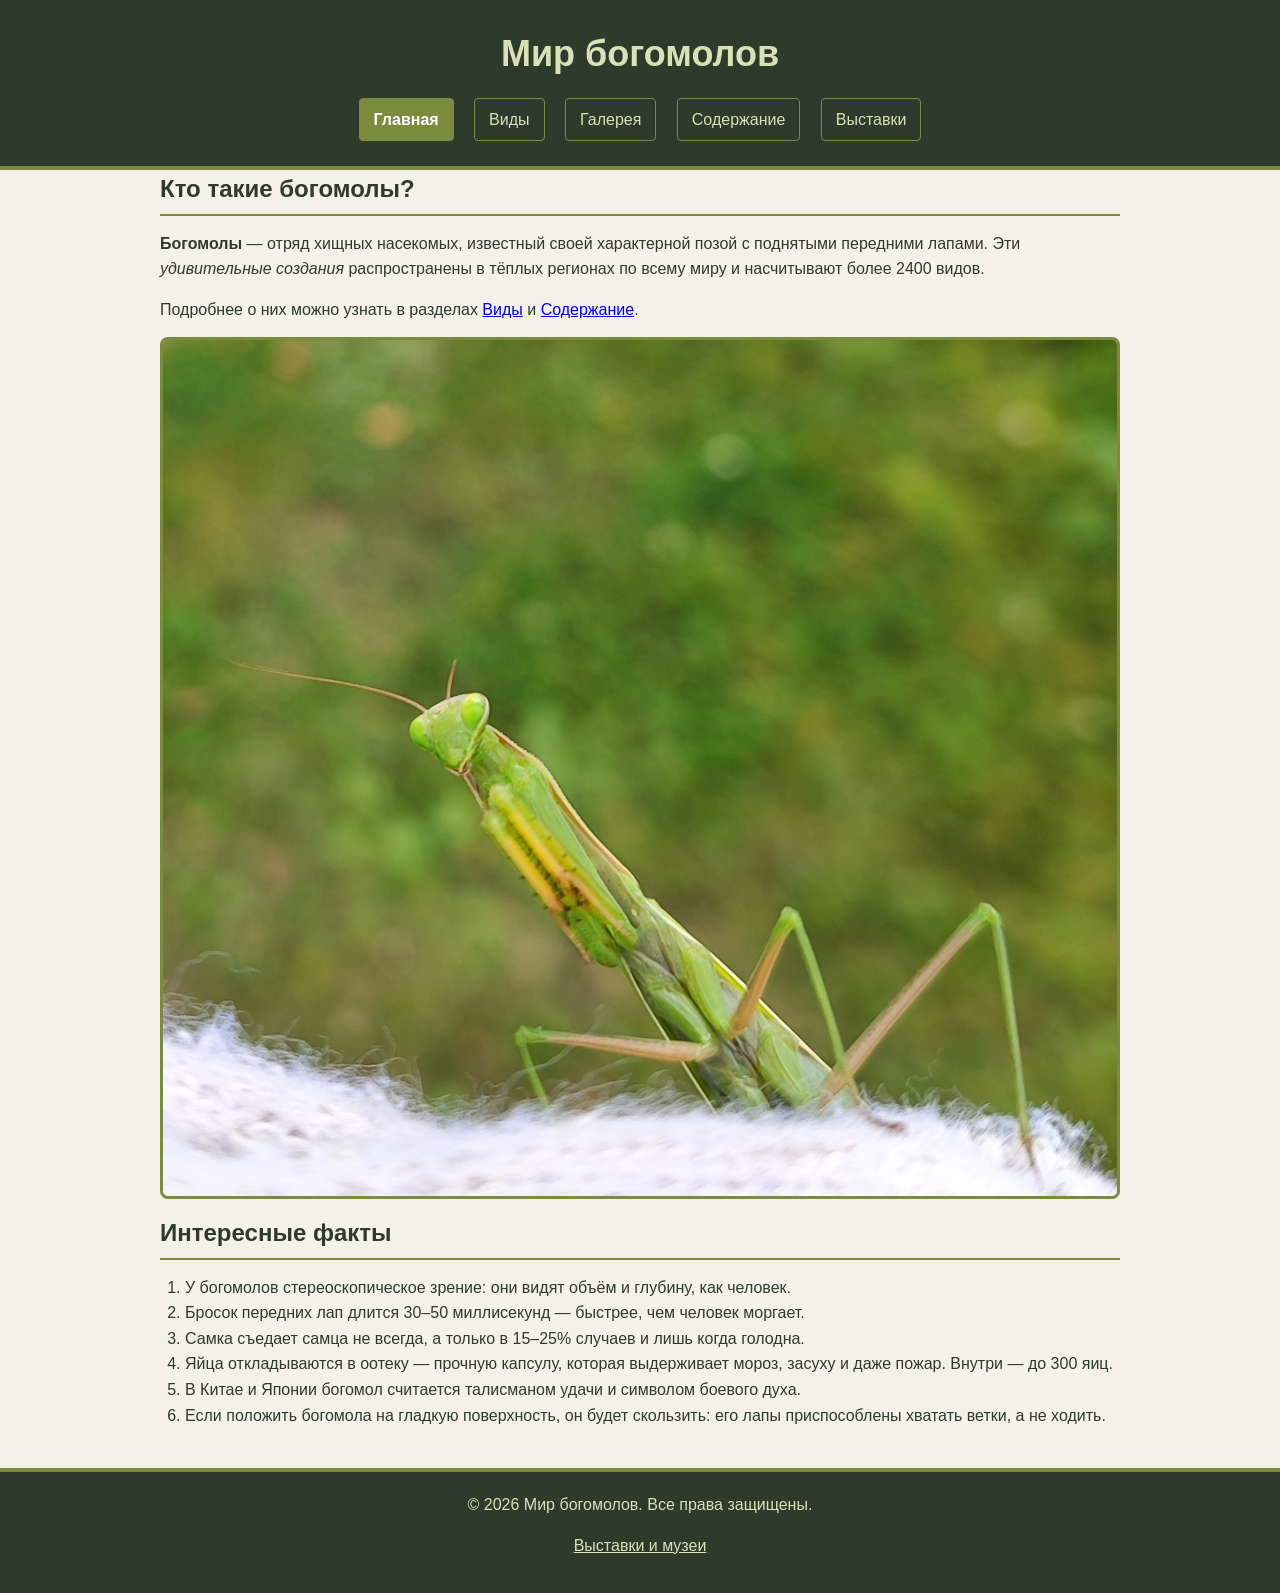
<file: lab2/index.html>
<!DOCTYPE html>
<html lang="ru">
<head>
    <meta charset="UTF-8">
    <meta name="viewport" content="width=device-width, initial-scale=1.0">
    <title>Мир богомолов — Главная</title>
    <link rel="stylesheet" href="css/style.css">
</head>
<body>
    <header class="site-header">
        <div class="container">
            <h1 id="main-title">Мир богомолов</h1>
            <nav class="main-nav">
                <a href="index.html" class="active">Главная</a>
                <a href="types.html">Виды</a>
                <a href="gallery.html">Галерея</a>
                <a href="care.html">Содержание</a>
                <a href="exhibitions.html">Выставки</a>
            </nav>
        </div>
    </header>

    <main class="container">
        <section>
            <h2>Кто такие богомолы?</h2>
            <p>
                <strong>Богомолы</strong> — отряд хищных насекомых, известный своей
                характерной позой с поднятыми передними лапами. Эти
                <em>удивительные создания</em> распространены в тёплых регионах
                по всему миру и насчитывают более 2400 видов.
            </p>
            <p>
                Подробнее о них можно узнать в разделах
                <a href="types.html">Виды</a> и
                <a href="care.html">Содержание</a>.
            </p>
            <img src="images/mantis1.jpg" alt="Богомол в охотничьей позиции">
        </section>
        <section>
            <h2>Интересные факты</h2>
            <ol>
                <li>
                    У богомолов стереоскопическое зрение: они видят объём и глубину,
                    как человек.
                </li>
                <li>
                Бросок передних лап длится 30–50 миллисекунд — быстрее,
                чем человек моргает.
                </li>
                <li>
                Самка съедает самца не всегда, а только в 15–25% случаев
                и лишь когда голодна.
                </li>
                <li>
                    Яйца откладываются в оотеку — прочную капсулу, которая
                    выдерживает мороз, засуху и даже пожар. Внутри — до 300 яиц.
                </li>
                <li>
                    В Китае и Японии богомол считается талисманом удачи
                    и символом боевого духа.
                </li>
                <li>
                    Если положить богомола на гладкую поверхность, он будет
                    скользить: его лапы приспособлены хватать ветки, а не ходить.
                </li>
            </ol>
        </section>
    </main>

    <footer class="site-footer">
        <div class="container">
            <p>&copy; 2026 Мир богомолов. Все права защищены.</p>
            <p><a href="exhibitions.html">Выставки и музеи</a></p>
        </div>
    </footer>
</body>
</html>
</file>
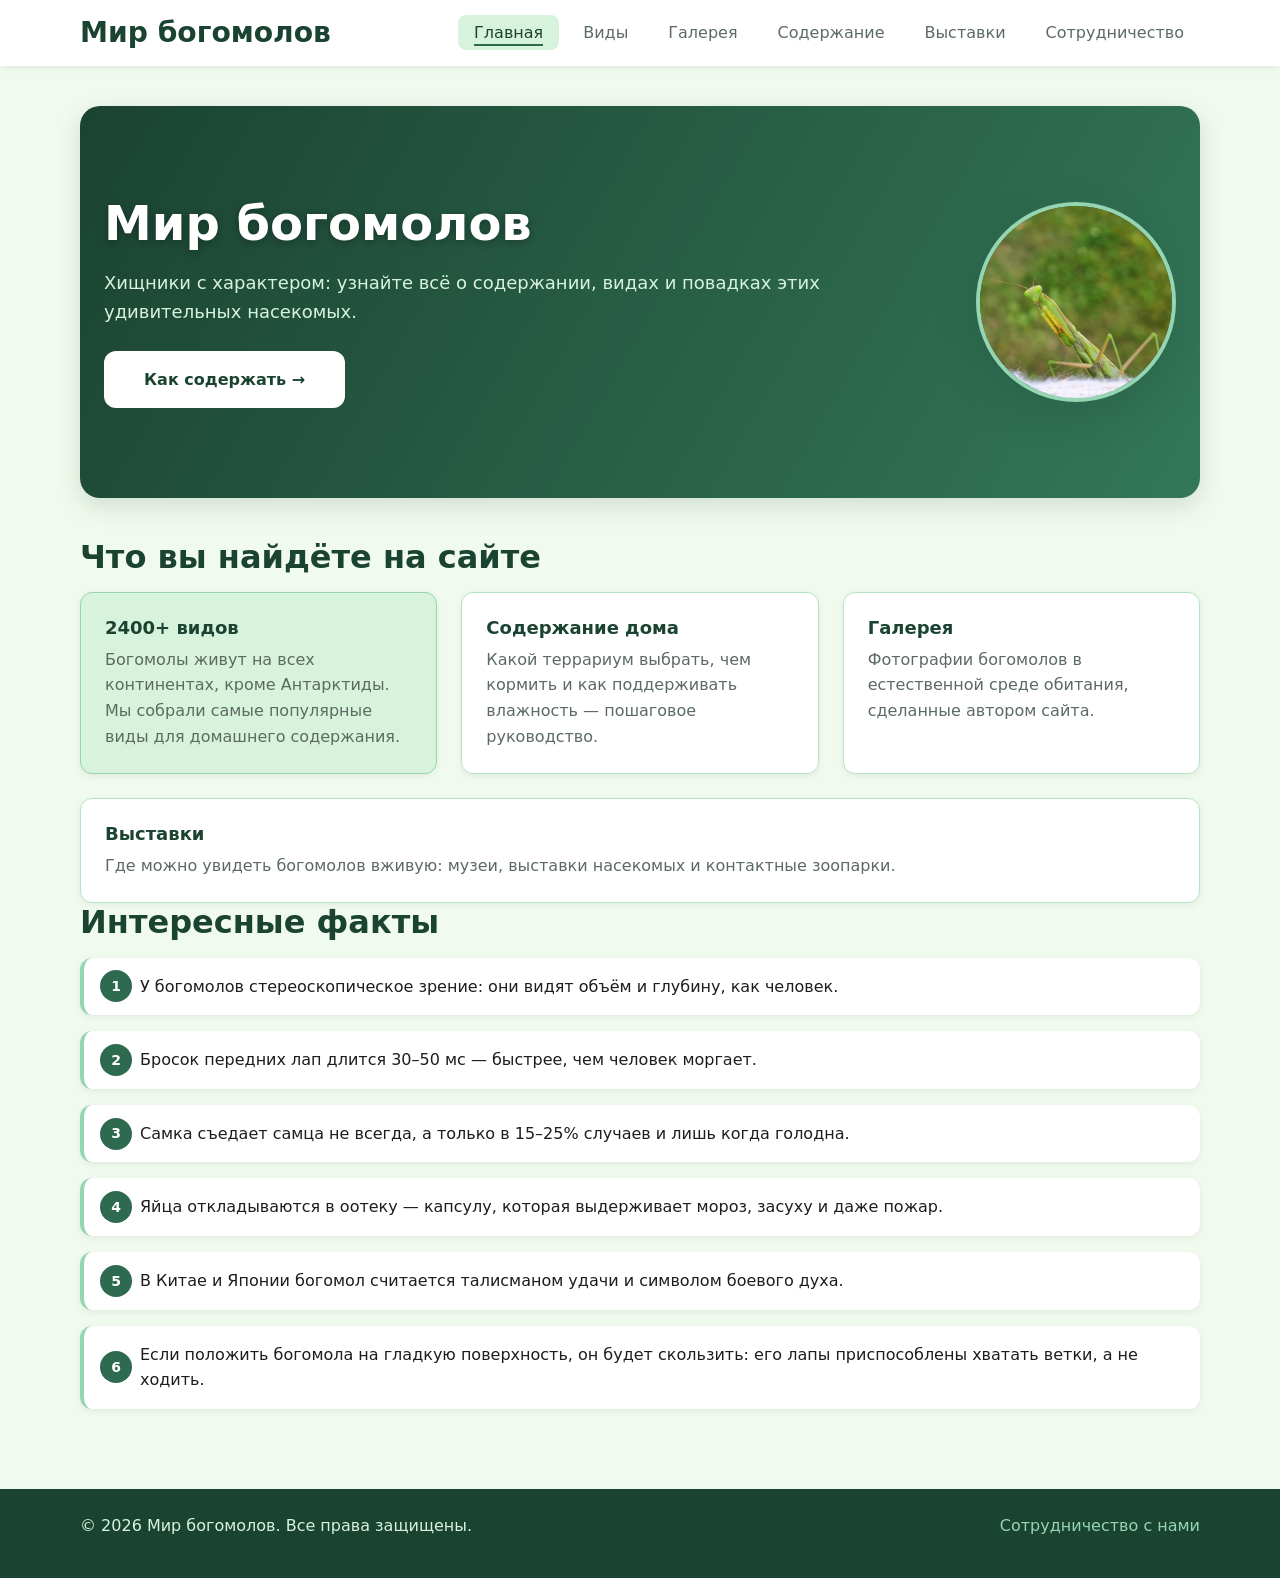
<file: lab4/index.html>
<!DOCTYPE html>
<html lang="ru">
<head>
  <meta charset="UTF-8">
  <meta name="viewport" content="width=device-width, initial-scale=1.0">
  <title>Мир богомолов — Главная</title>
  <link rel="stylesheet" href="css/style.css">
</head>
<body>
  <header class="site-header">
    <div class="container site-header__inner">
      <h1 class="site-header__title">Мир богомолов</h1>
      <nav class="main-nav">
        <ul class="main-nav__list">
          <li class="main-nav__item"><a href="index.html" class="main-nav__link main-nav__link--active">Главная</a></li>
          <li class="main-nav__item"><a href="types.html" class="main-nav__link">Виды</a></li>
          <li class="main-nav__item"><a href="gallery.html" class="main-nav__link">Галерея</a></li>
          <li class="main-nav__item"><a href="care.html" class="main-nav__link">Содержание</a></li>
          <li class="main-nav__item"><a href="exhibitions.html" class="main-nav__link">Выставки</a></li>
          <li class="main-nav__item"><a href="form.html" class="main-nav__link">Сотрудничество</a></li>
        </ul>
      </nav>
    </div>
  </header>

  <main class="container">
    <section class="hero">
      <div class="hero__inner">
        <div class="hero__text">
          <h1 class="hero__title">Мир богомолов</h1>
          <p class="hero__subtitle">
            Хищники с характером: узнайте всё о содержании, видах и повадках этих удивительных насекомых.
          </p>
          <a href="care.html" class="hero__cta">Как содержать →</a>
        </div>
        <div class="hero__mascot" aria-hidden="true">
            <img src="images/mantis1.jpg" alt="" class="hero__mascot-image">
        </div>
      </div>
    </section>

    <section class="reveal">
      <h2>Что вы найдёте на сайте</h2>
      <div class="cards">
        <article class="card card--highlighted">
          <h3 class="card__title">2400+ видов</h3>
          <p class="card__text">Богомолы живут на всех континентах, кроме Антарктиды. Мы собрали самые популярные виды для домашнего содержания.</p>
        </article>
        <article class="card">
          <h3 class="card__title">Содержание дома</h3>
          <p class="card__text">Какой террариум выбрать, чем кормить и как поддерживать влажность — пошаговое руководство.</p>
        </article>
        <article class="card">
          <h3 class="card__title">Галерея</h3>
          <p class="card__text">Фотографии богомолов в естественной среде обитания, сделанные автором сайта.</p>
        </article>
        <article class="card">
          <h3 class="card__title">Выставки</h3>
          <p class="card__text">Где можно увидеть богомолов вживую: музеи, выставки насекомых и контактные зоопарки.</p>
        </article>
      </div>
    </section>

    <section class="reveal mtl-xl">
      <h2>Интересные факты</h2>
      <ol class="facts">
        <li class="facts__item">У богомолов стереоскопическое зрение: они видят объём и глубину, как человек.</li>
        <li class="facts__item">Бросок передних лап длится 30–50 мс — быстрее, чем человек моргает.</li>
        <li class="facts__item">Самка съедает самца не всегда, а только в 15–25% случаев и лишь когда голодна.</li>
        <li class="facts__item">Яйца откладываются в оотеку — капсулу, которая выдерживает мороз, засуху и даже пожар.</li>
        <li class="facts__item">В Китае и Японии богомол считается талисманом удачи и символом боевого духа.</li>
        <li class="facts__item">Если положить богомола на гладкую поверхность, он будет скользить: его лапы приспособлены хватать ветки, а не ходить.</li>
      </ol>
    </section>
  </main>

  <footer class="site-footer">
    <div class="container site-footer__inner">
      <p>&copy; 2026 Мир богомолов. Все права защищены.</p>
      <p><a href="form.html">Сотрудничество с нами</a></p>
    </div>
  </footer>

  <script src="js/animate.js"></script>
</body>
</html>
</file>
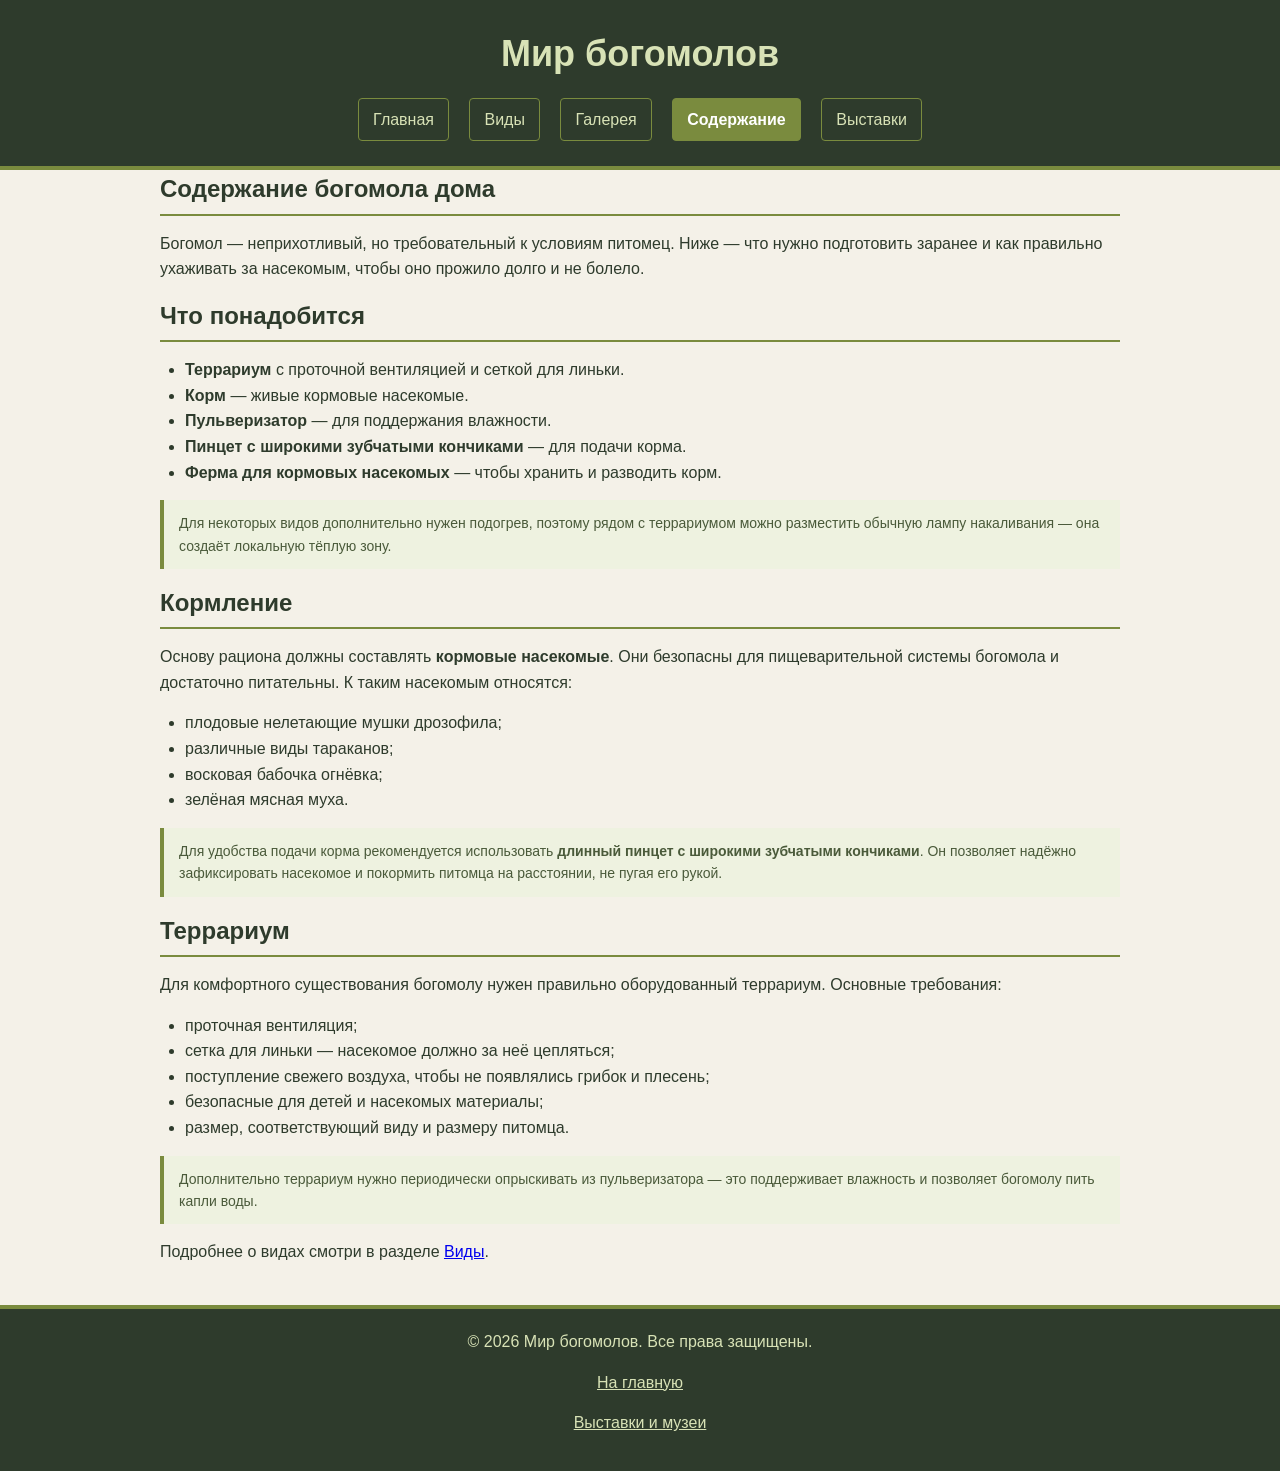
<file: lab2/care.html>
<!DOCTYPE html>
<html lang="ru">
<head>
    <meta charset="UTF-8">
    <meta name="viewport" content="width=device-width, initial-scale=1.0">
    <title>Мир богомолов — Содержание</title>
    <link rel="stylesheet" href="css/style.css">
</head>
<body>
    <header class="site-header">
        <div class="container">
            <h1>Мир богомолов</h1>
            <nav class="main-nav">
                <a href="index.html">Главная</a>
                <a href="types.html">Виды</a>
                <a href="gallery.html">Галерея</a>
                <a href="care.html" class="active">Содержание</a>
                <a href="exhibitions.html">Выставки</a>
            </nav>
        </div>
    </header>

    <main class="container">
        <section>
            <h2>Содержание богомола дома</h2>
            <p>
                Богомол — неприхотливый, но требовательный к условиям питомец.
                Ниже — что нужно подготовить заранее и как правильно ухаживать
                за насекомым, чтобы оно прожило долго и не болело.
            </p>
        </section>

        <section>
            <h2>Что понадобится</h2>
            <ul>
                <li><strong>Террариум</strong> с проточной вентиляцией и сеткой для линьки.</li>
                <li><strong>Корм</strong> — живые кормовые насекомые.</li>
                <li><strong>Пульверизатор</strong> — для поддержания влажности.</li>
                <li><strong>Пинцет с широкими зубчатыми кончиками</strong> — для подачи корма.</li>
                <li><strong>Ферма для кормовых насекомых</strong> — чтобы хранить и разводить корм.</li>
            </ul>

            <p class="note">
                Для некоторых видов дополнительно нужен подогрев, поэтому рядом с террариумом 
                можно разместить обычную лампу накаливания — она создаёт локальную тёплую зону.
            </p>
        </section>

        <section>
            <h2>Кормление</h2>
            <p>
                Основу рациона должны составлять <strong>кормовые насекомые</strong>.
                Они безопасны для пищеварительной системы богомола и достаточно
                питательны. К таким насекомым относятся:
            </p>
            <ul>
                <li>плодовые нелетающие мушки дрозофила;</li>
                <li>различные виды тараканов;</li>
                <li>восковая бабочка огнёвка;</li>
                <li>зелёная мясная муха.</li>
            </ul>
            <p class="note">
                Для удобства подачи корма рекомендуется использовать
                <strong>длинный пинцет с широкими зубчатыми кончиками</strong>.
                Он позволяет надёжно зафиксировать насекомое и покормить питомца
                на расстоянии, не пугая его рукой.
            </p>
        </section>

        <section>
            <h2>Террариум</h2>
            <p>
                Для комфортного существования богомолу нужен правильно
                оборудованный террариум. Основные требования:
            </p>
            <ul>
                <li>проточная вентиляция;</li>
                <li>сетка для линьки — насекомое должно за неё цепляться;</li>
                <li>поступление свежего воздуха, чтобы не появлялись грибок и плесень;</li>
                <li>безопасные для детей и насекомых материалы;</li>
                <li>размер, соответствующий виду и размеру питомца.</li>
            </ul>
            <p class="note">
                Дополнительно террариум нужно периодически опрыскивать из
                пульверизатора — это поддерживает влажность и позволяет
                богомолу пить капли воды.
            </p>
        </section>
        <section>
            <p>
                Подробнее о видах смотри в разделе
                <a href="types.html">Виды</a>.
            </p>
        </section>
    </main>

    <footer class="site-footer">
        <div class="container">
            <p>&copy; 2026 Мир богомолов. Все права защищены.</p>
            <p><a href="index.html">На главную</a></p>
            <p><a href="exhibitions.html">Выставки и музеи</a></p>
        </div>
    </footer>
</body>
</html>
</file>
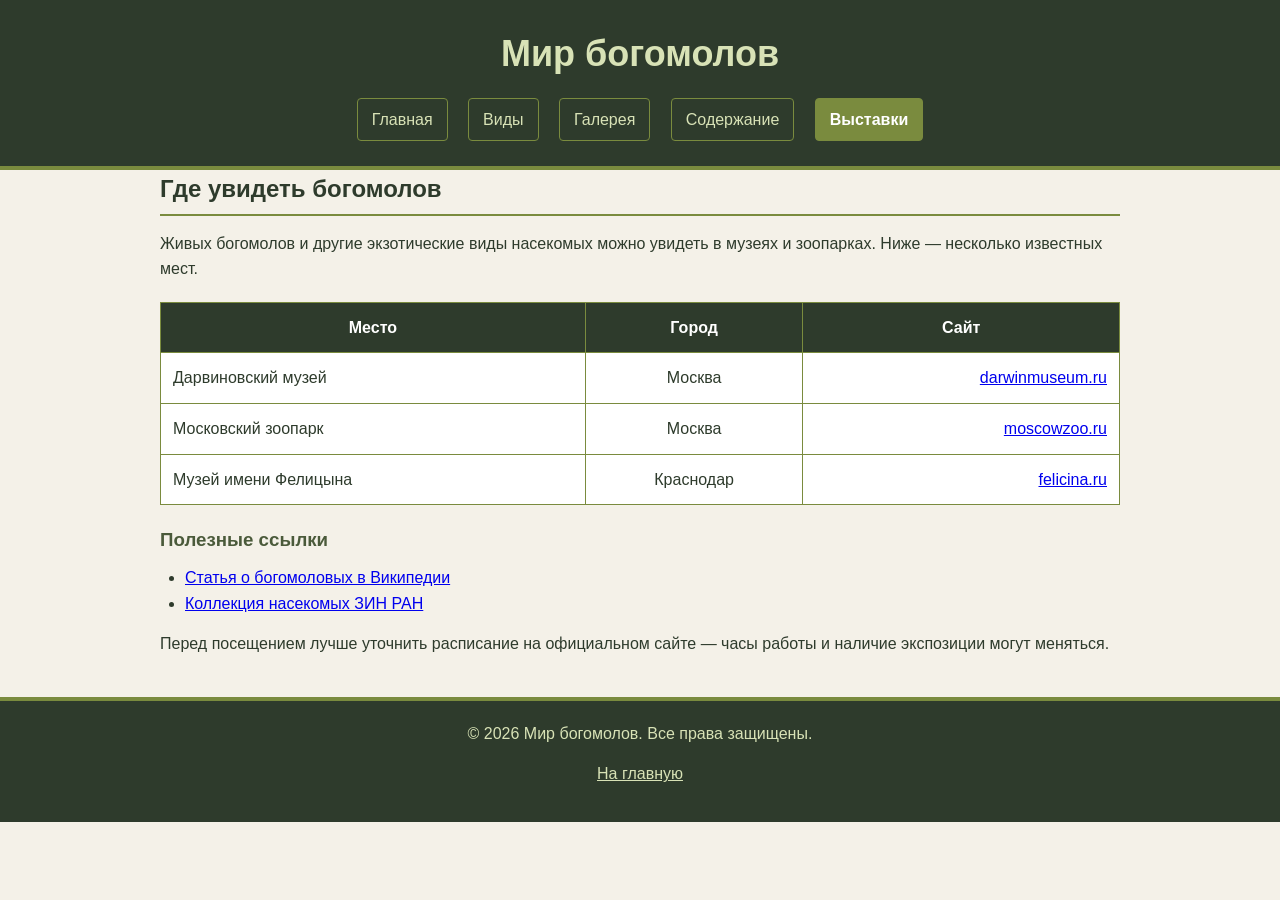
<file: lab2/exhibitions.html>
<!DOCTYPE html>
<html lang="ru">
<head>
    <meta charset="UTF-8">
    <meta name="viewport" content="width=device-width, initial-scale=1.0">
    <title>Мир богомолов — Выставки</title>
    <link rel="stylesheet" href="css/style.css">
</head>
<body>
    <header class="site-header">
        <div class="container">
            <h1>Мир богомолов</h1>
            <nav class="main-nav">
                <a href="index.html">Главная</a>
                <a href="types.html">Виды</a>
                <a href="gallery.html">Галерея</a>
                <a href="care.html">Содержание</a>
                <a href="exhibitions.html" class="active">Выставки</a>
            </nav>
        </div>
    </header>

    <main class="container">
        <section>
            <h2>Где увидеть богомолов</h2>
            <p>
                Живых богомолов и другие экзотические виды насекомых
                можно увидеть в музеях и зоопарках. Ниже — несколько
                известных мест.
            </p>

            <table class="mantis-table">
                <thead>
                    <tr>
                        <th>Место</th>
                        <th>Город</th>
                        <th>Сайт</th>
                    </tr>
                </thead>
                <tbody>
                    <tr>
                        <td class="align-left">Дарвиновский музей</td>
                        <td class="align-center">Москва</td>
                        <td class="align-right">
                            <a href="https://darwinmuseum.ru" target="_blank">darwinmuseum.ru</a>
                        </td>
                    </tr>
                    <tr>
                        <td class="align-left">Московский зоопарк</td>
                        <td class="align-center">Москва</td>
                        <td class="align-right">
                            <a href="https://moscowzoo.ru" target="_blank">moscowzoo.ru</a>
                        </td>
                    </tr>
                    <tr>
                        <td class="align-left">Музей имени Фелицына</td>
                        <td class="align-center">Краснодар</td>
                        <td class="align-right">
                            <a href="https://felicina.ru/expositions/bogomoly-nasekomye-s-drugoj-planety/" target="_blank">felicina.ru</a>
                        </td>
                    </tr>
                </tbody>
            </table>

            <h3>Полезные ссылки</h3>
            <ul>
                <li>
                    <a href="https://ru.wikipedia.org/wiki/Богомоловые" target="_blank">
                        Статья о богомоловых в Википедии
                    </a>
                </li>
                <li>
                    <a href="https://www.zin.ru/museum/expositions/insects.html" target="_blank">
                        Коллекция насекомых ЗИН РАН
                    </a>
                </li>
            </ul>

            <p>
                Перед посещением лучше уточнить расписание на официальном сайте —
                часы работы и наличие экспозиции могут меняться.
            </p>
        </section>
    </main>

    <footer class="site-footer">
        <div class="container">
            <p>&copy; 2026 Мир богомолов. Все права защищены.</p>
            <p><a href="index.html">На главную</a></p>
        </div>
    </footer>
</body>
</html>
</file>
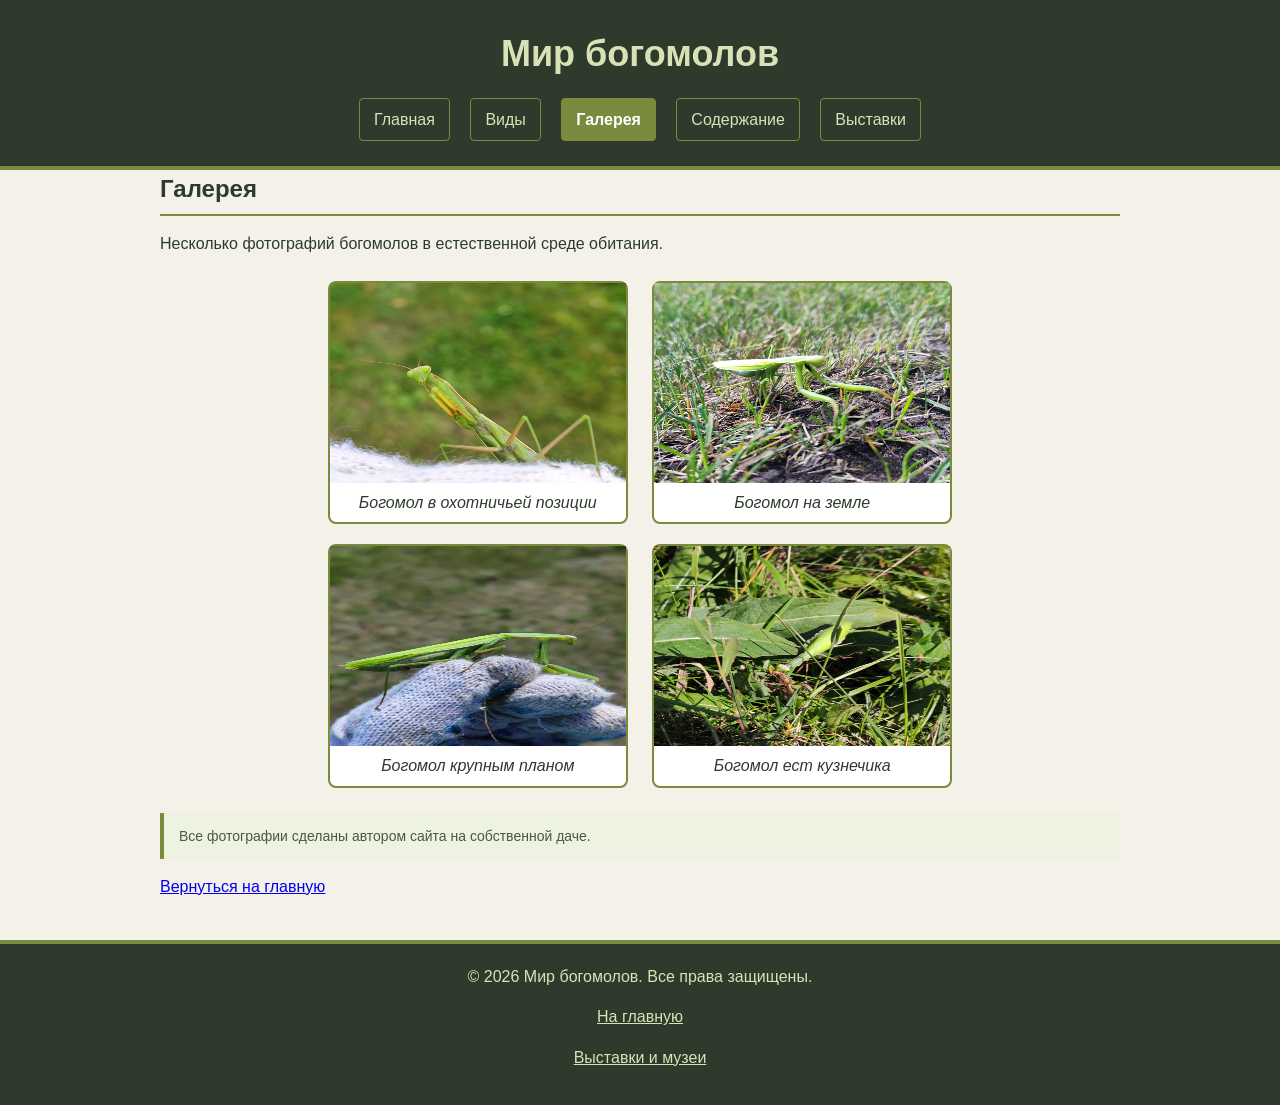
<file: lab2/gallery.html>
<!DOCTYPE html>
<html lang="ru">
<head>
    <meta charset="UTF-8">
    <meta name="viewport" content="width=device-width, initial-scale=1.0">
    <title>Мир богомолов — Галерея</title>
    <link rel="stylesheet" href="css/style.css">
</head>
<body>
    <header class="site-header">
        <div class="container">
            <h1>Мир богомолов</h1>
            <nav class="main-nav">
                <a href="index.html">Главная</a>
                <a href="types.html">Виды</a>
                <a href="gallery.html" class="active">Галерея</a>
                <a href="care.html">Содержание</a>
                <a href="exhibitions.html">Выставки</a>
            </nav>
        </div>
    </header>

    <main class="container">
        <section>
            <h2>Галерея</h2>
            <p>Несколько фотографий богомолов в естественной среде обитания.</p>

            <div class="gallery">
                <figure>
                    <img src="images/mantis1.jpg" alt="Богомол в охотничьей позиции">
                    <figcaption>Богомол в охотничьей позиции</figcaption>
                </figure>
                <figure>
                    <img src="images/mantis2.jpg" alt="Богомол на земле">
                    <figcaption>Богомол на земле</figcaption>
                </figure>
                <figure>
                    <img src="images/mantis3.jpg" alt="Богомол крупным планом">
                    <figcaption>Богомол крупным планом</figcaption>
                </figure>
                <figure>
                    <img src="images/mantis4.jpg" alt="Богомол ест кузнечика">
                    <figcaption>Богомол ест кузнечика</figcaption>
                </figure>
            </div>
            <p class="note">
                Все фотографии сделаны автором сайта на собственной даче.
            </p>
            <p><a href="index.html">Вернуться на главную</a></p>
        </section>
    </main>

    <footer class="site-footer">
        <div class="container">
            <p>&copy; 2026 Мир богомолов. Все права защищены.</p>
            <p><a href="index.html">На главную</a></p>
            <p><a href="exhibitions.html">Выставки и музеи</a></p>
        </div>
    </footer>
</body>
</html>
</file>
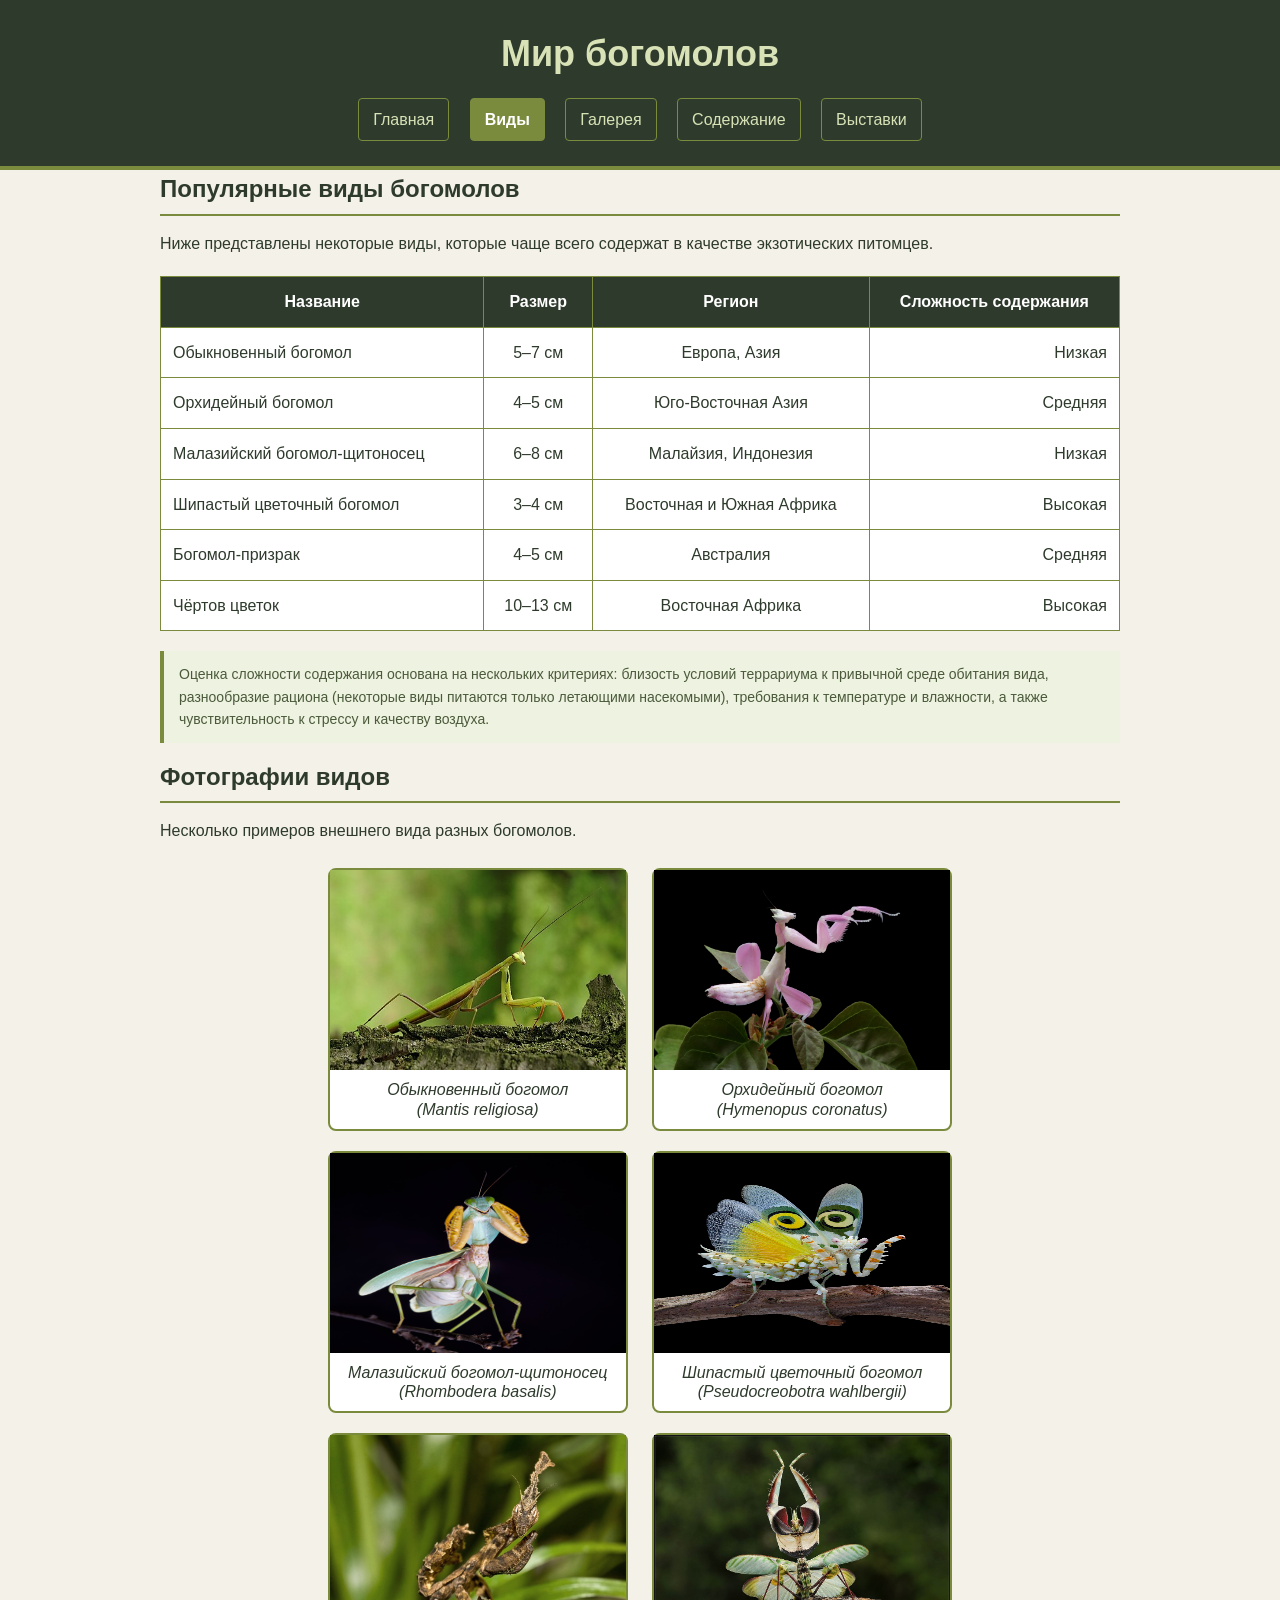
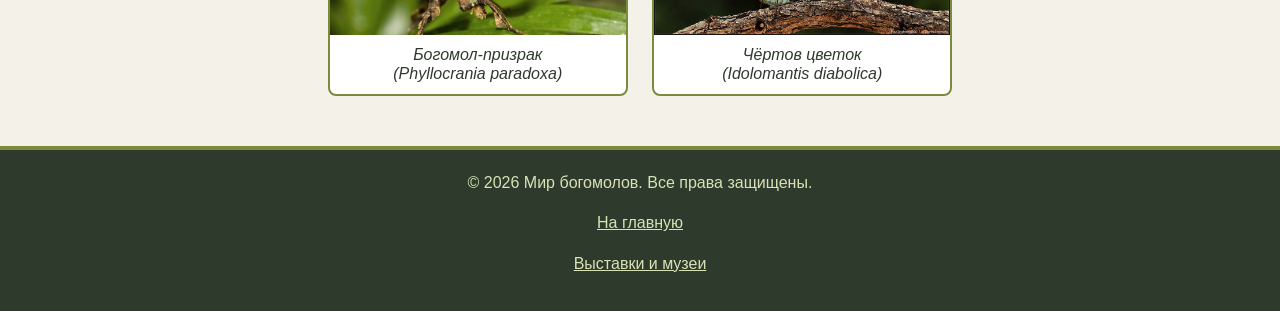
<file: lab2/types.html>
<!DOCTYPE html>
<html lang="ru">
<head>
    <meta charset="UTF-8">
    <meta name="viewport" content="width=device-width, initial-scale=1.0">
    <title>Мир богомолов — Виды</title>
    <link rel="stylesheet" href="css/style.css">
</head>
<body>
    <header class="site-header">
        <div class="container">
            <h1>Мир богомолов</h1>
            <nav class="main-nav">
                <a href="index.html">Главная</a>
                <a href="types.html" class="active">Виды</a>
                <a href="gallery.html">Галерея</a>
                <a href="care.html">Содержание</a>
                <a href="exhibitions.html">Выставки</a>
            </nav>
        </div>
    </header>

    <main class="container">
        <section>
            <h2>Популярные виды богомолов</h2>
            <p>
                Ниже представлены некоторые виды, которые чаще всего содержат
                в качестве экзотических питомцев.
            </p>

            <table class="mantis-table">
                <thead>
                    <tr>
                        <th>Название</th>
                        <th>Размер</th>
                        <th>Регион</th>
                        <th>Сложность содержания</th>
                    </tr>
                </thead>
                <tbody>
                    <tr>
                        <td class="align-left">Обыкновенный богомол</td>
                        <td class="align-center">5–7 см</td>
                        <td class="align-center">Европа, Азия</td>
                        <td class="align-right">Низкая</td>
                    </tr>
                    <tr>
                        <td class="align-left">Орхидейный богомол</td>
                        <td class="align-center">4–5 см</td>
                        <td class="align-center">Юго-Восточная Азия</td>
                        <td class="align-right">Средняя</td>
                    </tr>
                    <tr>
                        <td class="align-left">Малазийский богомол-щитоносец</td>
                        <td class="align-center">6–8 см</td>
                        <td class="align-center">Малайзия, Индонезия</td>
                        <td class="align-right">Низкая</td>
                    </tr>
                    <tr>
                        <td class="align-left">Шипастый цветочный богомол</td>
                        <td class="align-center">3–4 см</td>
                        <td class="align-center">Восточная и Южная Африка</td>
                        <td class="align-right">Высокая</td>
                    </tr>
                    <tr>
                        <td class="align-left">Богомол-призрак</td>
                        <td class="align-center">4–5 см</td>
                        <td class="align-center">Австралия</td>
                        <td class="align-right">Средняя</td>
                    </tr>
                    <tr>
                        <td class="align-left">Чёртов цветок</td>
                        <td class="align-center">10–13 см</td>
                        <td class="align-center">Восточная Африка</td>
                        <td class="align-right">Высокая</td>
                    </tr>
                </tbody>
            </table>
            <p class="note">
                Оценка сложности содержания основана на нескольких критериях:
                близость условий террариума к привычной среде обитания вида,
                разнообразие рациона (некоторые виды питаются только летающими
                насекомыми), требования к температуре и влажности, а также
                чувствительность к стрессу и качеству воздуха.
            </p>
        </section>

        <section>
            <h2>Фотографии видов</h2>
            <p>Несколько примеров внешнего вида разных богомолов.</p>

            <div class="gallery">
                <figure>
                    <img src="images/mantis5.jpg" alt="Обыкновенный богомол">
                    <figcaption>Обыкновенный богомол<br>(Mantis religiosa)</figcaption>
                </figure>
                <figure>
                    <img src="images/mantis6.jpg" alt="Орхидейный богомол">
                    <figcaption>Орхидейный богомол<br>(Hymenopus coronatus)</figcaption>
                </figure>
                <figure>
                    <img src="images/mantis7.jpg" alt="Малазийский богомол-щитоносец">
                    <figcaption>Малазийский богомол-щитоносец<br>(Rhombodera basalis)</figcaption>
                </figure>
                <figure>
                    <img src="images/mantis8.jpg" alt="Шипастый цветочный богомол">
                    <figcaption>Шипастый цветочный богомол<br>(Pseudocreobotra wahlbergii)</figcaption>
                </figure>
                <figure>
                    <img src="images/mantis9.jpg" alt="Богомол-призрак">
                    <figcaption>Богомол-призрак<br>(Phyllocrania paradoxa)</figcaption>
                </figure>
                <figure>
                    <img src="images/mantis10.jpg" alt="Чёртов цветок">
                    <figcaption>Чёртов цветок<br>(Idolomantis diabolica)</figcaption>
                </figure>
            </div>
        </section>
    </main>

    <footer class="site-footer">
        <div class="container">
            <p>&copy; 2026 Мир богомолов. Все права защищены.</p>
            <p><a href="index.html">На главную</a></p>
            <p><a href="exhibitions.html">Выставки и музеи</a></p>
        </div>
    </footer>
</body>
</html>
</file>
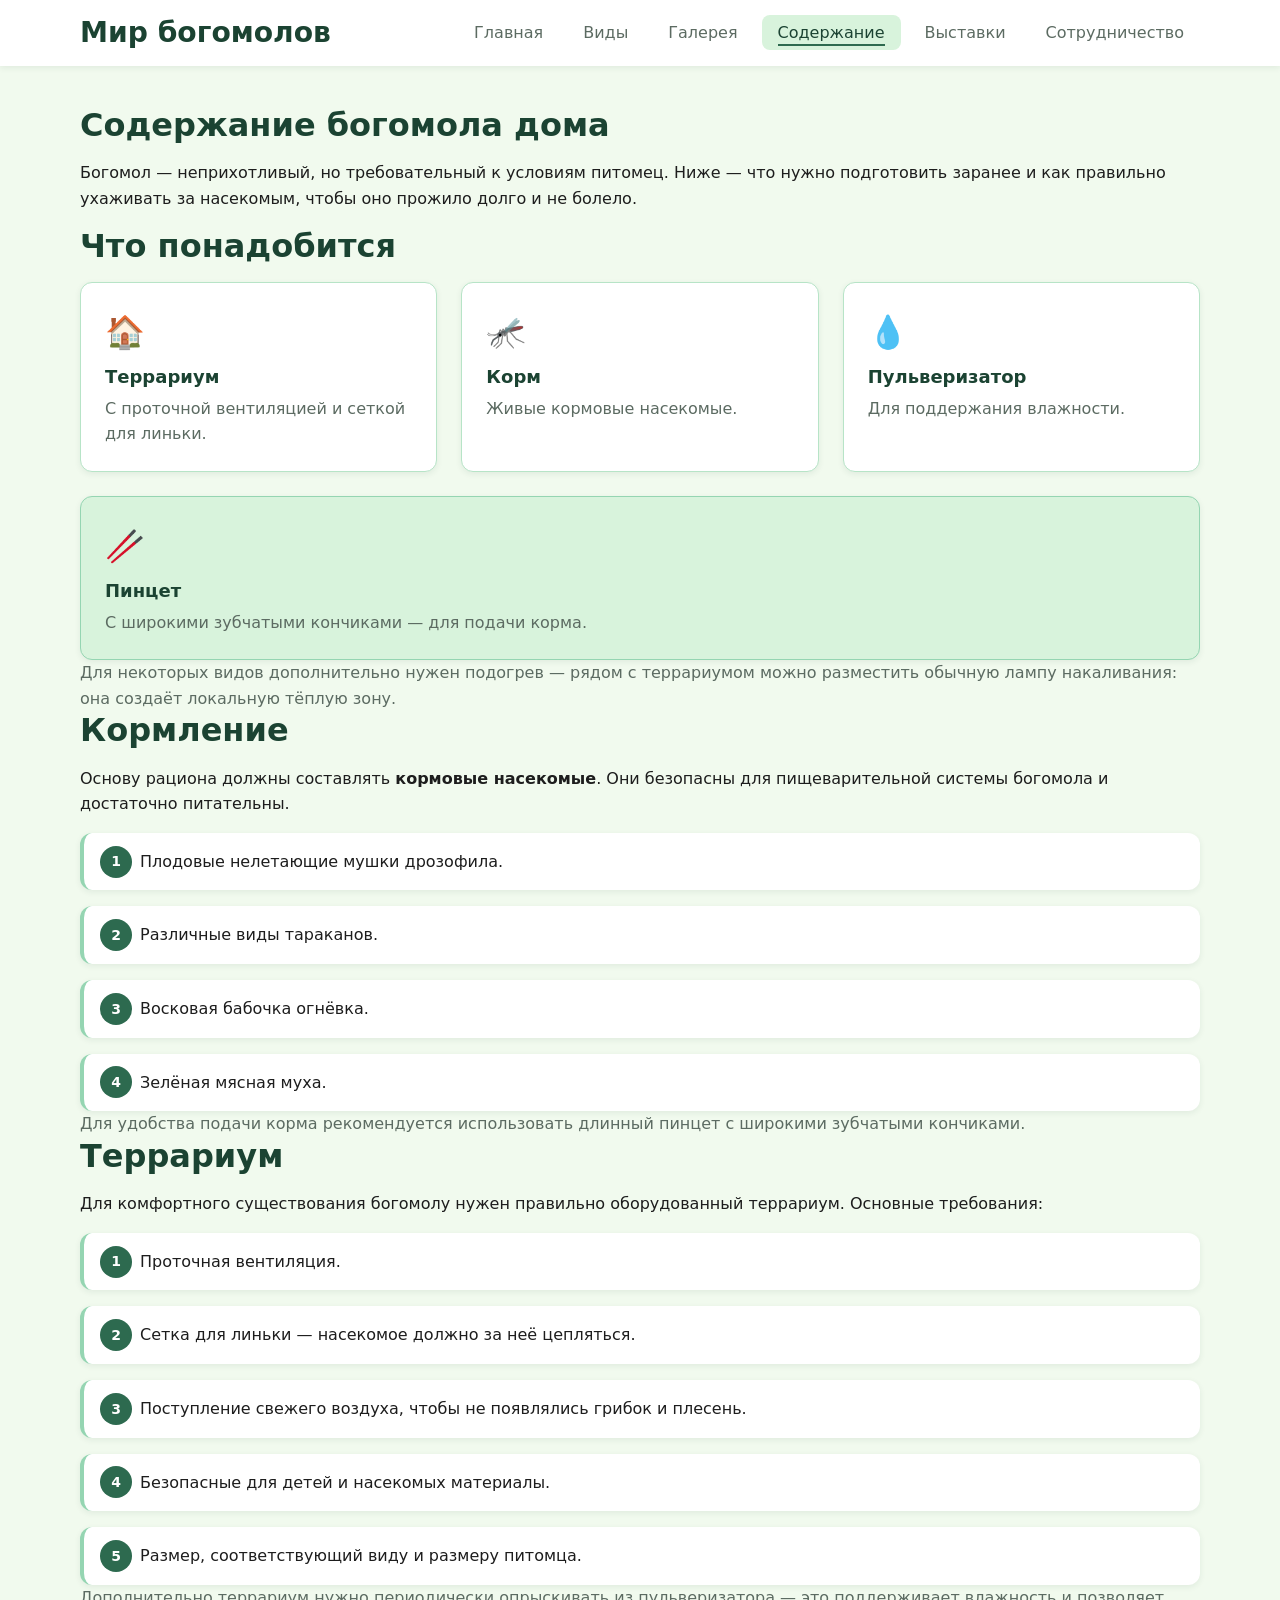
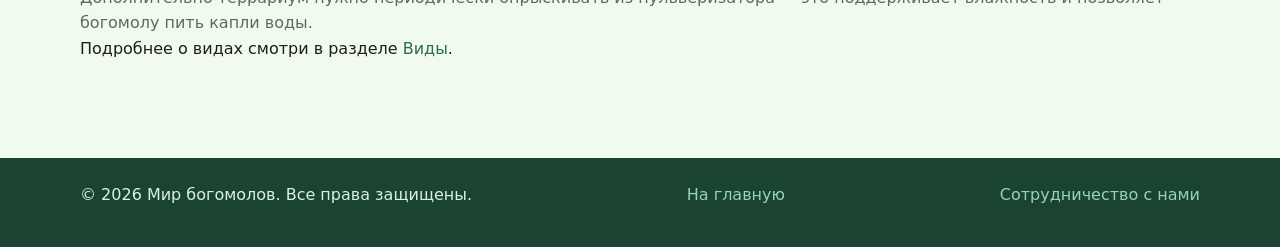
<file: lab4/care.html>
<!DOCTYPE html>
<html lang="ru">
<head>
  <meta charset="UTF-8">
  <meta name="viewport" content="width=device-width, initial-scale=1.0">
  <title>Мир богомолов — Содержание</title>
  <link rel="stylesheet" href="css/style.css">
</head>
<body>
  <header class="site-header">
    <div class="container site-header__inner">
      <h1 class="site-header__title">Мир богомолов</h1>
      <nav class="main-nav">
        <ul class="main-nav__list">
          <li class="main-nav__item"><a href="index.html" class="main-nav__link">Главная</a></li>
          <li class="main-nav__item"><a href="types.html" class="main-nav__link">Виды</a></li>
          <li class="main-nav__item"><a href="gallery.html" class="main-nav__link">Галерея</a></li>
          <li class="main-nav__item"><a href="care.html" class="main-nav__link main-nav__link--active">Содержание</a></li>
          <li class="main-nav__item"><a href="exhibitions.html" class="main-nav__link">Выставки</a></li>
          <li class="main-nav__item"><a href="form.html" class="main-nav__link">Сотрудничество</a></li>
        </ul>
      </nav>
    </div>
  </header>

  <main class="container">
    <section class="reveal">
      <h2>Содержание богомола дома</h2>
      <p>Богомол — неприхотливый, но требовательный к условиям питомец. Ниже — что нужно подготовить заранее и как правильно ухаживать за насекомым, чтобы оно прожило долго и не болело.</p>
    </section>

    <section class="reveal mtl-xl">
      <h2>Что понадобится</h2>
      <div class="cards">
        <article class="card">
          <div class="card__icon">🏠</div>
          <h3 class="card__title">Террариум</h3>
          <p class="card__text">С проточной вентиляцией и сеткой для линьки.</p>
        </article>
        <article class="card">
          <div class="card__icon">🦟</div>
          <h3 class="card__title">Корм</h3>
          <p class="card__text">Живые кормовые насекомые.</p>
        </article>
        <article class="card">
          <div class="card__icon">💧</div>
          <h3 class="card__title">Пульверизатор</h3>
          <p class="card__text">Для поддержания влажности.</p>
        </article>
        <article class="card card--highlighted">
          <div class="card__icon">🥢</div>
          <h3 class="card__title">Пинцет</h3>
          <p class="card__text">С широкими зубчатыми кончиками — для подачи корма.</p>
        </article>
      </div>
      <p class="card__text mtl-md">
        Для некоторых видов дополнительно нужен подогрев — рядом с террариумом можно разместить обычную лампу накаливания: она создаёт локальную тёплую зону.
      </p>
    </section>

    <section class="reveal mtl-xl">
      <h2>Кормление</h2>
      <p>Основу рациона должны составлять <strong>кормовые насекомые</strong>. Они безопасны для пищеварительной системы богомола и достаточно питательны.</p>
      <ol class="facts">
        <li class="facts__item">Плодовые нелетающие мушки дрозофила.</li>
        <li class="facts__item">Различные виды тараканов.</li>
        <li class="facts__item">Восковая бабочка огнёвка.</li>
        <li class="facts__item">Зелёная мясная муха.</li>
      </ol>
      <p class="card__text mtl-md">
        Для удобства подачи корма рекомендуется использовать длинный пинцет с широкими зубчатыми кончиками.
      </p>
    </section>


    <section class="reveal mtl-xl">
      <h2>Террариум</h2>
      <p>Для комфортного существования богомолу нужен правильно оборудованный террариум. Основные требования:</p>
      <ul class="facts">
        <li class="facts__item">Проточная вентиляция.</li>
        <li class="facts__item">Сетка для линьки — насекомое должно за неё цепляться.</li>
        <li class="facts__item">Поступление свежего воздуха, чтобы не появлялись грибок и плесень.</li>
        <li class="facts__item">Безопасные для детей и насекомых материалы.</li>
        <li class="facts__item">Размер, соответствующий виду и размеру питомца.</li>
      </ul>
      <p class="card__text mtl-md">
        Дополнительно террариум нужно периодически опрыскивать из пульверизатора — это поддерживает влажность и позволяет богомолу пить капли воды.
      </p>
    </section>

    <section class="reveal mtl-xl">
      <p>Подробнее о видах смотри в разделе <a href="types.html">Виды</a>.</p>
    </section>
  </main>

  <footer class="site-footer">
    <div class="container site-footer__inner">
      <p>&copy; 2026 Мир богомолов. Все права защищены.</p>
      <p><a href="index.html">На главную</a></p>
      <p><a href="form.html">Сотрудничество с нами</a></p>
    </div>
  </footer>

  <script src="js/animate.js"></script>
</body>
</html>
</file>
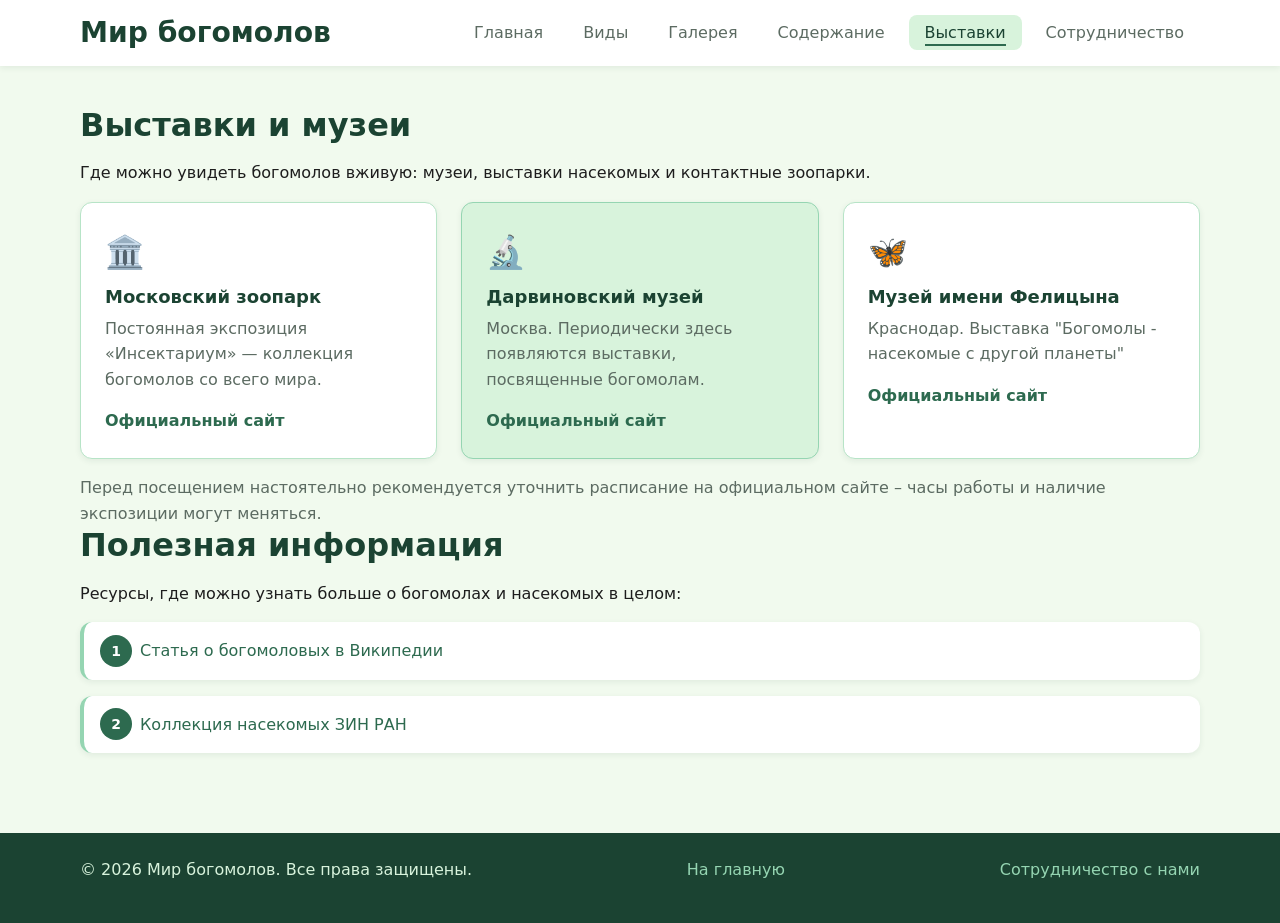
<file: lab4/exhibitions.html>
<!DOCTYPE html>
<html lang="ru">
<head>
  <meta charset="UTF-8">
  <meta name="viewport" content="width=device-width, initial-scale=1.0">
  <title>Мир богомолов — Выставки</title>
  <link rel="stylesheet" href="css/style.css">
</head>
<body>
  <header class="site-header">
    <div class="container site-header__inner">
      <h1 class="site-header__title">Мир богомолов</h1>
      <nav class="main-nav">
        <ul class="main-nav__list">
          <li class="main-nav__item"><a href="index.html" class="main-nav__link">Главная</a></li>
          <li class="main-nav__item"><a href="types.html" class="main-nav__link">Виды</a></li>
          <li class="main-nav__item"><a href="gallery.html" class="main-nav__link">Галерея</a></li>
          <li class="main-nav__item"><a href="care.html" class="main-nav__link">Содержание</a></li>
          <li class="main-nav__item"><a href="exhibitions.html" class="main-nav__link main-nav__link--active">Выставки</a></li>
          <li class="main-nav__item"><a href="form.html" class="main-nav__link">Сотрудничество</a></li>
        </ul>
      </nav>
    </div>
  </header>

  <main class="container">
    <section class="reveal">
      <h2>Выставки и музеи</h2>
      <p>Где можно увидеть богомолов вживую: музеи, выставки насекомых и контактные зоопарки.</p>
    </section>

    <section class="reveal mtl-xl">
      <div class="cards">
        <article class="card">
            <div class="card__icon">🏛️</div>
            <h3 class="card__title">Московский зоопарк</h3>
            <p class="card__text">Постоянная экспозиция «Инсектариум» — коллекция богомолов со всего мира.</p>
            <a href="https://moscowzoo.ru/" target="_blank" rel="noopener" class="card__link">Официальный сайт</a>
        </article>
        <article class="card card--highlighted">
            <div class="card__icon">🔬</div>
            <h3 class="card__title">Дарвиновский музей</h3>
            <p class="card__text">Москва. Периодически здесь появляются выставки, посвященные богомолам.</p>
            <a href="https://darwinmuseum.ru" target="_blank" rel="noopener" class="card__link">Официальный сайт</a>
        </article>
        <article class="card">
            <div class="card__icon">🦋</div>
            <h3 class="card__title">Музей имени Фелицына</h3>
            <p class="card__text">Краснодар. Выставка "Богомолы - насекомые с другой планеты"</p>
            <a href="https://felicina.ru/expositions/bogomoly-nasekomye-s-drugoj-planety/" target="_blank" rel="noopener" class="card__link">Официальный сайт</a>
        </article>
      </div>
    <p class="card__text" style="margin-top: var(--space-md);">
        Перед посещением настоятельно рекомендуется уточнить расписание на официальном сайте – часы работы и наличие экспозиции могут меняться.
    </p>
    </section>
    <section class="reveal mtl-xl">
  <h2>Полезная информация</h2>
  <p>Ресурсы, где можно узнать больше о богомолах и насекомых в целом:</p>
  <ol class="facts">
    <li class="facts__item">
      <a href="https://ru.wikipedia.org/wiki/Богомоловые" target="_blank" rel="noopener">Статья о богомоловых в Википедии</a>
    </li>
    <li class="facts__item">
      <a href="https://www.zin.ru/museum/expositions/insects.html" target="_blank" rel="noopener">Коллекция насекомых ЗИН РАН</a>
    </li>
</ol>
</section>
  </main>

  <footer class="site-footer">
    <div class="container site-footer__inner">
      <p>&copy; 2026 Мир богомолов. Все права защищены.</p>
      <p><a href="index.html">На главную</a></p>
      <p><a href="form.html">Сотрудничество с нами</a></p>
    </div>
  </footer>

  <script src="js/animate.js"></script>
</body>
</html>
</file>
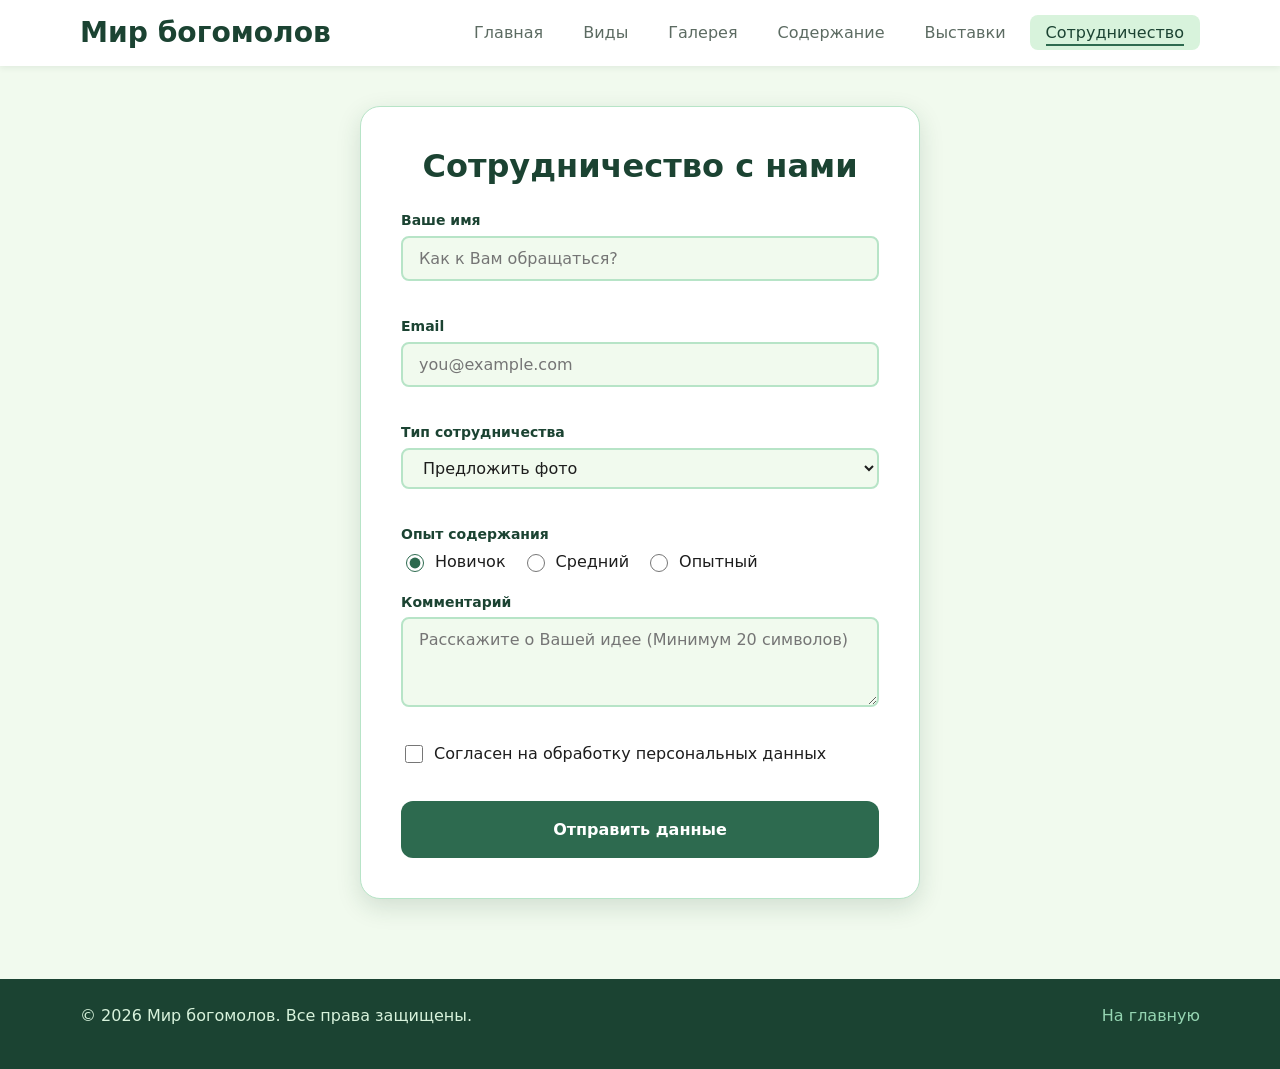
<file: lab4/form.html>
<!DOCTYPE html>
<html lang="ru">
<head>
  <meta charset="UTF-8">
  <meta name="viewport" content="width=device-width, initial-scale=1.0">
  <title>Мир богомолов — Сотрудничество с нами</title>
  <link rel="stylesheet" href="css/style.css">
</head>
<body>
  <header class="site-header">
    <div class="container site-header__inner">
      <h1 class="site-header__title">Мир богомолов</h1>
      <nav class="main-nav">
        <ul class="main-nav__list">
          <li class="main-nav__item"><a href="index.html" class="main-nav__link">Главная</a></li>
          <li class="main-nav__item"><a href="types.html" class="main-nav__link">Виды</a></li>
          <li class="main-nav__item"><a href="gallery.html" class="main-nav__link">Галерея</a></li>
          <li class="main-nav__item"><a href="care.html" class="main-nav__link">Содержание</a></li>
          <li class="main-nav__item"><a href="exhibitions.html" class="main-nav__link">Выставки</a></li>
          <li class="main-nav__item"><a href="form.html" class="main-nav__link main-nav__link--active">Сотрудничество</a></li>
        </ul>
      </nav>
    </div>
  </header>

  <main class="container">
    <form class="form" novalidate>
      <h2 class="form__title">Сотрудничество с нами</h2>

      <div class="form__field">
        <label class="form__label" for="name">Ваше имя</label>
        <input class="form__input" type="text" id="name" name="name"
               placeholder="Как к Вам обращаться?" autocomplete="name" required>
        <span class="form__error" aria-live="polite"></span>
      </div>

      <div class="form__field">
        <label class="form__label" for="email">Email</label>
        <input class="form__input" type="email" id="email" name="email"
               placeholder="you@example.com" autocomplete="email" required>
        <span class="form__error" aria-live="polite"></span>
      </div>


      <div class="form__field">
        <label class="form__label" for="cooperationType">Тип сотрудничества</label>
        <select class="form__select" id="cooperationType" name="cooperationType">
          <option value="photo">Предложить фото</option>
          <option value="article">Написать статью</option>
          <option value="exhibition">Организовать выставку</option>
          <option value="other">Другое</option>
        </select>
        <span class="form__error"></span>
      </div>

      <div class="form__field">
        <span class="form__label">Опыт содержания</span>
        <div class="form__radio-group">
          <label class="form__radio">
            <input type="radio" name="experience" value="novice" checked>
            Новичок
          </label>
          <label class="form__radio">
            <input type="radio" name="experience" value="middle">
            Средний
          </label>
          <label class="form__radio">
            <input type="radio" name="experience" value="expert">
            Опытный
          </label>
        </div>
      </div>

      <div class="form__field">
        <label class="form__label" for="comment">Комментарий</label>
        <textarea class="form__textarea" id="comment" name="comment"
                  placeholder="Расскажите о Вашей идее (Минимум 20 символов)"></textarea>
        <span class="form__error" aria-live="polite"></span>
      </div>

      <div class="form__field">
        <label class="form__checkbox">
          <input type="checkbox" id="agreement" name="agreement" required>
          Согласен на обработку персональных данных
        </label>
        <span class="form__error" aria-live="polite"></span>
      </div>

      <button class="form__submit" type="submit">Отправить данные</button>

      <div class="form__message" role="status" aria-live="polite"></div>
    </form>
  </main>

  <footer class="site-footer">
    <div class="container site-footer__inner">
      <p>&copy; 2026 Мир богомолов. Все права защищены.</p>
      <p><a href="index.html">На главную</a></p>
    </div>
  </footer>

  <script src="js/form.js"></script>
</body>
</html>
</file>
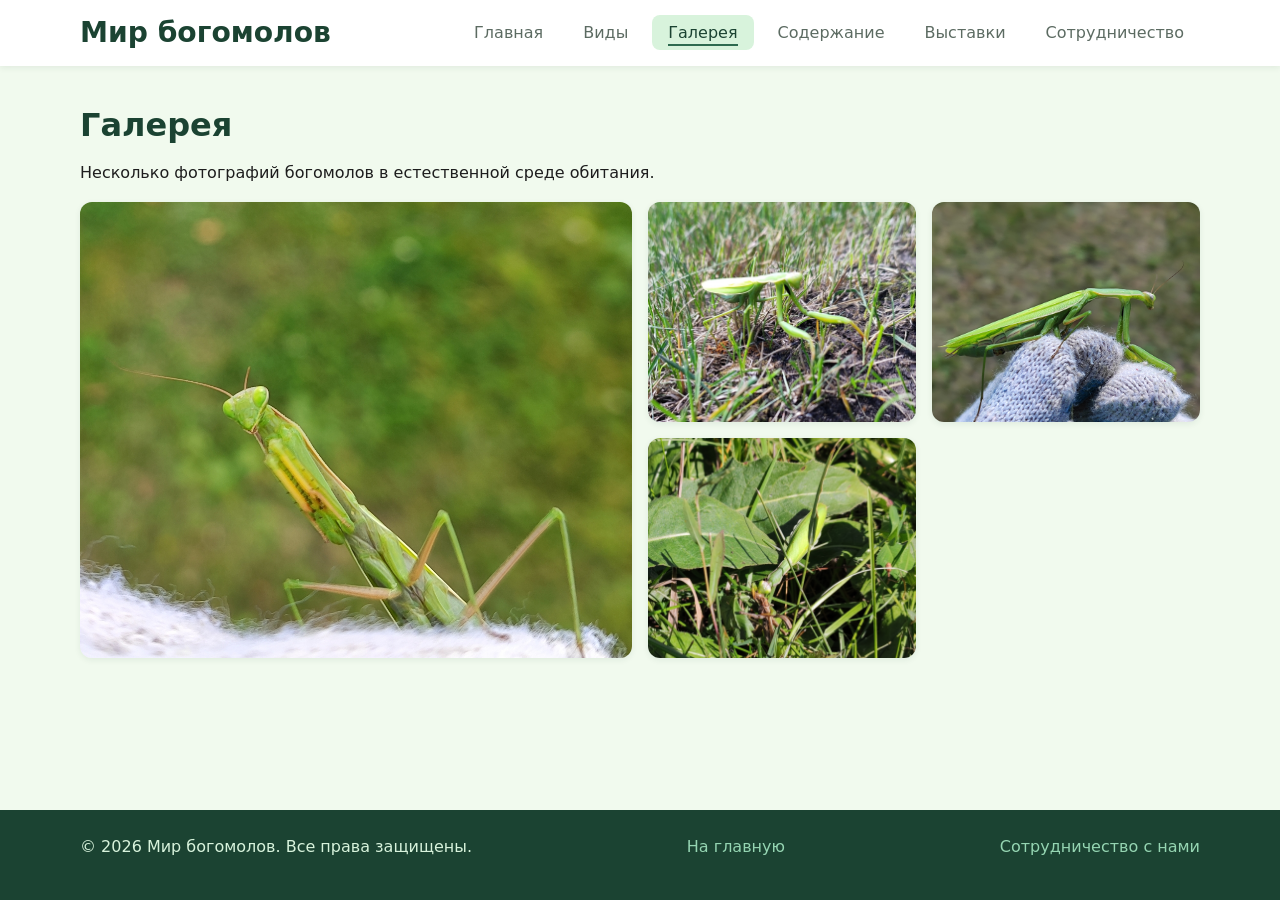
<file: lab4/gallery.html>
<!DOCTYPE html>
<html lang="ru">
<head>
  <meta charset="UTF-8">
  <meta name="viewport" content="width=device-width, initial-scale=1.0">
  <title>Мир богомолов — Галерея</title>
  <link rel="stylesheet" href="css/style.css">
</head>
<body>
  <header class="site-header">
    <div class="container site-header__inner">
      <h1 class="site-header__title">Мир богомолов</h1>
      <nav class="main-nav">
        <ul class="main-nav__list">
          <li class="main-nav__item"><a href="index.html" class="main-nav__link">Главная</a></li>
          <li class="main-nav__item"><a href="types.html" class="main-nav__link">Виды</a></li>
          <li class="main-nav__item"><a href="gallery.html" class="main-nav__link main-nav__link--active">Галерея</a></li>
          <li class="main-nav__item"><a href="care.html" class="main-nav__link">Содержание</a></li>
          <li class="main-nav__item"><a href="exhibitions.html" class="main-nav__link">Выставки</a></li>
          <li class="main-nav__item"><a href="form.html" class="main-nav__link">Сотрудничество</a></li>
        </ul>
      </nav>
    </div>
  </header>

  <main class="container">
    <section class="reveal">
      <h2>Галерея</h2>
      <p>Несколько фотографий богомолов в естественной среде обитания.</p>

  
      <div class="gallery-grid">
        <figure class="gallery-grid__item gallery-grid__item--wide gallery-grid__item--tall">
          <img src="images/mantis1.jpg" alt="Богомол в охотничьей позиции" class="gallery-grid__image">
          <figcaption class="gallery-grid__caption">Богомол в охотничьей позиции</figcaption>
        </figure>

        <figure class="gallery-grid__item">
          <img src="images/mantis2.jpg" alt="Богомол на земле" class="gallery-grid__image">
          <figcaption class="gallery-grid__caption">Богомол на земле</figcaption>
        </figure>

        <figure class="gallery-grid__item">
          <img src="images/mantis3.jpg" alt="Богомол крупным планом" class="gallery-grid__image">
          <figcaption class="gallery-grid__caption">Крупный план</figcaption>
        </figure>

        <figure class="gallery-grid__item">
          <img src="images/mantis4.jpg" alt="Богомол ест кузнечика" class="gallery-grid__image">
          <figcaption class="gallery-grid__caption">Обед: кузнечик</figcaption>
        </figure>
      </div>

    </section>
  </main>

  <footer class="site-footer">
    <div class="container site-footer__inner">
      <p>&copy; 2026 Мир богомолов. Все права защищены.</p>
      <p><a href="index.html">На главную</a></p>
      <p><a href="form.html">Сотрудничество с нами</a></p>
    </div>
  </footer>
  <script src="js/animate.js"></script>
</body>
</html>
</file>
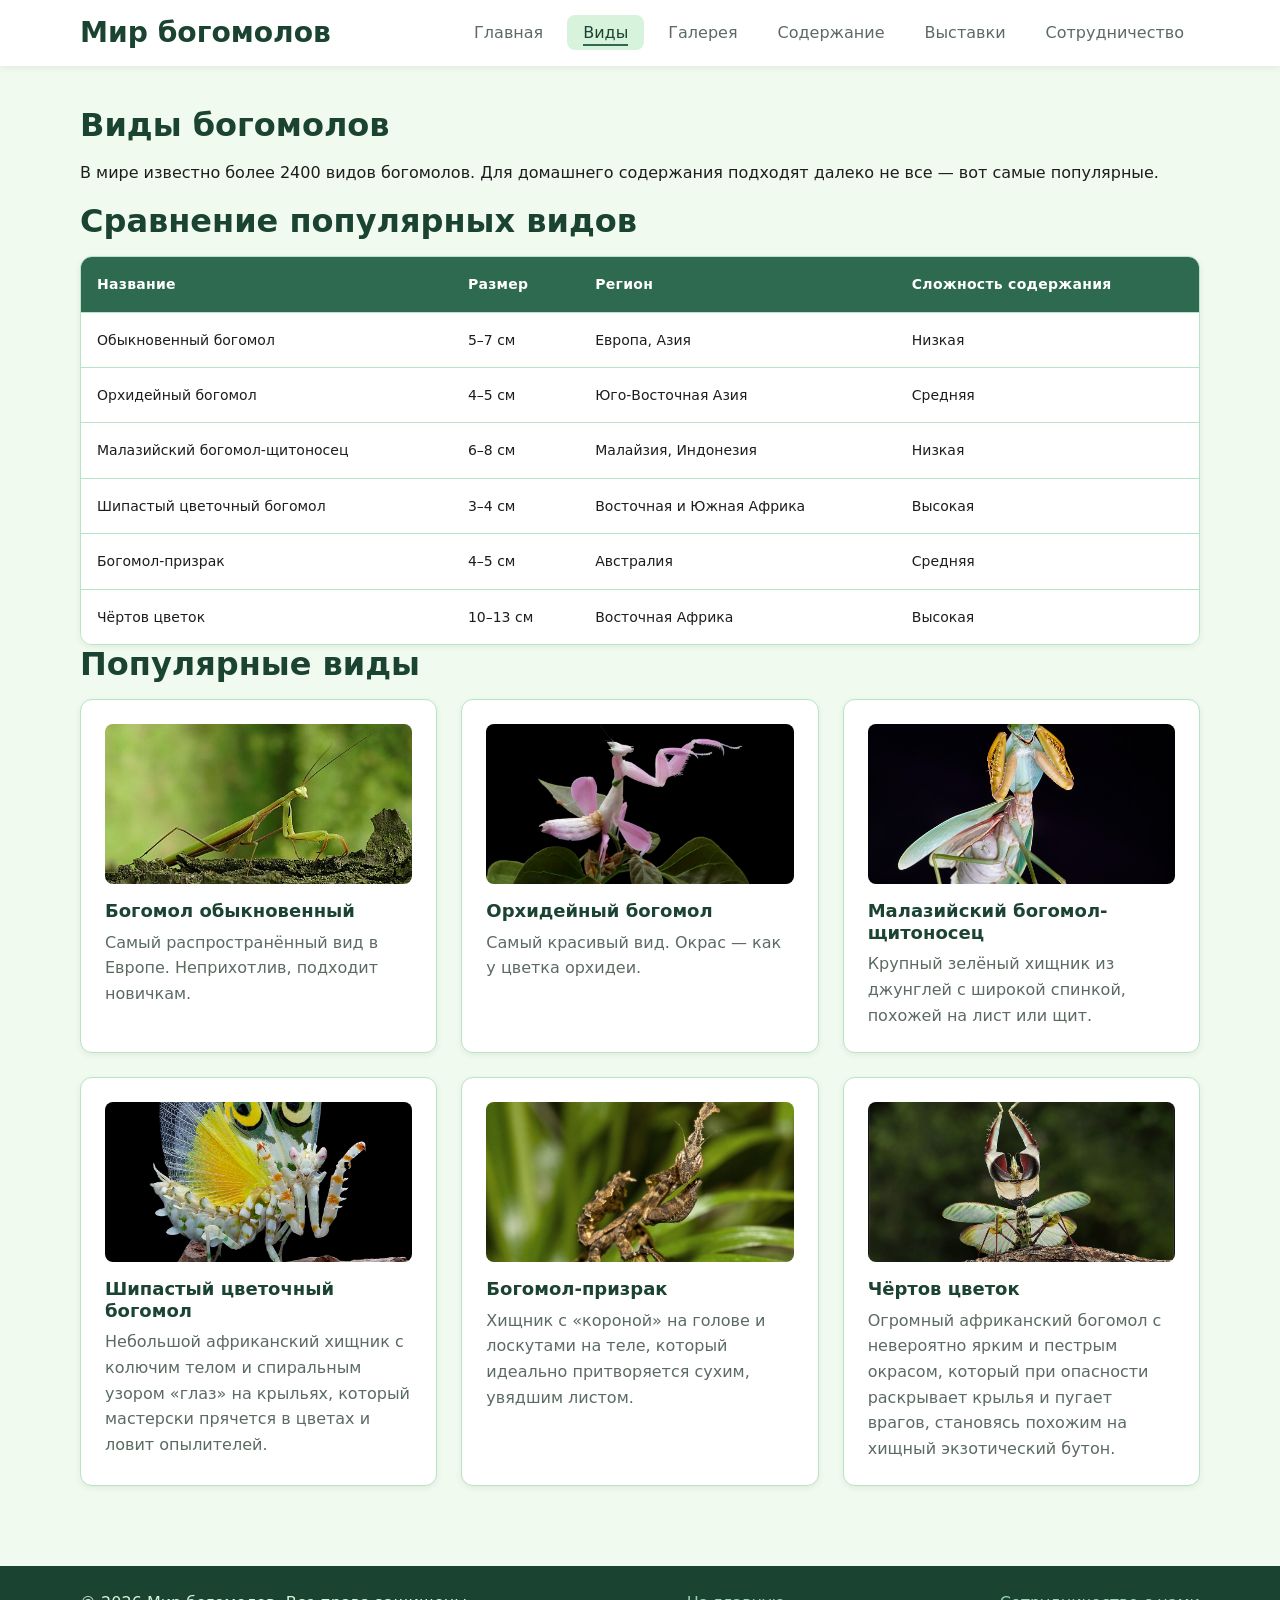
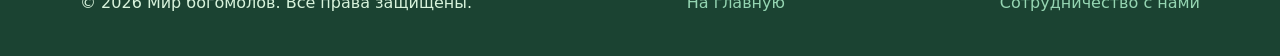
<file: lab4/types.html>
<!DOCTYPE html>
<html lang="ru">
<head>
  <meta charset="UTF-8">
  <meta name="viewport" content="width=device-width, initial-scale=1.0">
  <title>Мир богомолов — Виды</title>
  <link rel="stylesheet" href="css/style.css">
</head>
<body>
  <header class="site-header">
    <div class="container site-header__inner">
      <h1 class="site-header__title">Мир богомолов</h1>
      <nav class="main-nav">
        <ul class="main-nav__list">
          <li class="main-nav__item"><a href="index.html" class="main-nav__link">Главная</a></li>
          <li class="main-nav__item"><a href="types.html" class="main-nav__link main-nav__link--active">Виды</a></li>
          <li class="main-nav__item"><a href="gallery.html" class="main-nav__link">Галерея</a></li>
          <li class="main-nav__item"><a href="care.html" class="main-nav__link">Содержание</a></li>
          <li class="main-nav__item"><a href="exhibitions.html" class="main-nav__link">Выставки</a></li>
          <li class="main-nav__item"><a href="form.html" class="main-nav__link">Сотрудничество</a></li>
        </ul>
      </nav>
    </div>
  </header>

  <main class="container">
    <section class="reveal">
      <h2>Виды богомолов</h2>
      <p>В мире известно более 2400 видов богомолов. Для домашнего содержания подходят далеко не все — вот самые популярные.</p>
    </section>

    <section class="reveal mtl-xl">
    <h2>Сравнение популярных видов</h2>
    <div class="table-wrap">
    <table class="species-table">
      <thead>
        <tr>
            <th>Название</th>
            <th>Размер</th>
            <th>Регион</th>
            <th>Сложность содержания</th>
        </tr>
      </thead>
      <tbody>
        <tr>
            <td class="align-left">Обыкновенный богомол</td>
            <td class="align-center">5–7 см</td>
            <td class="align-center">Европа, Азия</td>
            <td class="align-right">Низкая</td>
        </tr>
        <tr>
            <td class="align-left">Орхидейный богомол</td>
            <td class="align-center">4–5 см</td>
            <td class="align-center">Юго-Восточная Азия</td>
            <td class="align-right">Средняя</td>
        </tr>
        <tr>
            <td class="align-left">Малазийский богомол-щитоносец</td>
            <td class="align-center">6–8 см</td>
            <td class="align-center">Малайзия, Индонезия</td>
            <td class="align-right">Низкая</td>
        </tr>
        <tr>
            <td class="align-left">Шипастый цветочный богомол</td>
            <td class="align-center">3–4 см</td>
            <td class="align-center">Восточная и Южная Африка</td>
            <td class="align-right">Высокая</td>
        </tr>
        <tr>
            <td class="align-left">Богомол-призрак</td>
            <td class="align-center">4–5 см</td>
            <td class="align-center">Австралия</td>
            <td class="align-right">Средняя</td>
        </tr>
        <tr>
            <td class="align-left">Чёртов цветок</td>
            <td class="align-center">10–13 см</td>
            <td class="align-center">Восточная Африка</td>
            <td class="align-right">Высокая</td>
            </tr>
      </tbody>
    </table>
    </div>

    <section class="reveal mtl-xl">
  <h2>Популярные виды</h2>
  <div class="cards">
    <article class="card">
      <img src="images/mantis5.jpg" alt="Богомол обыкновенный" class="card__image">
      <h3 class="card__title">Богомол обыкновенный</h3>
      <p class="card__text">Самый распространённый вид в Европе. Неприхотлив, подходит новичкам.</p>
    </article>
    <article class="card">
      <img src="images/mantis6.jpg" alt="Орхидейный богомол" class="card__image">
      <h3 class="card__title">Орхидейный богомол</h3>
      <p class="card__text">Самый красивый вид. Окрас — как у цветка орхидеи.</p>
    </article>
    <article class="card">
      <img src="images/mantis7.jpg" alt="Малазийский богомол-щитоносец" class="card__image">
      <h3 class="card__title">Малазийский богомол-щитоносец</h3>
      <p class="card__text">Крупный зелёный хищник из джунглей с широкой спинкой, похожей на лист или щит.</p>
    </article>
    <article class="card">
      <img src="images/mantis8.jpg" alt="Шипастый цветочный богомол" class="card__image">
      <h3 class="card__title">Шипастый цветочный богомол</h3>
      <p class="card__text">Небольшой африканский хищник с колючим телом и спиральным узором «глаз» на крыльях, который мастерски прячется в цветах и ловит опылителей.</p>
    </article>
    <article class="card">
      <img src="images/mantis9.jpg" alt="Богомол-призрак" class="card__image">
      <h3 class="card__title">Богомол-призрак</h3>
      <p class="card__text">Хищник с «короной» на голове и лоскутами на теле, который идеально притворяется сухим, увядшим листом.</p>
    </article>
    <article class="card">
      <img src="images/mantis10.jpg" alt="Чёртов цветок" class="card__image">
      <h3 class="card__title">Чёртов цветок</h3>
      <p class="card__text">Огромный африканский богомол с невероятно ярким и пестрым окрасом, который при опасности раскрывает крылья и пугает врагов, становясь похожим на хищный экзотический бутон.</p>
    </article>
  </div>
    </section>
  </main>

  <footer class="site-footer">
    <div class="container site-footer__inner">
      <p>&copy; 2026 Мир богомолов. Все права защищены.</p>
      <p><a href="index.html">На главную</a></p>
      <p><a href="form.html">Сотрудничество с нами</a></p>
    </div>
  </footer>

  <script src="js/animate.js"></script>
</body>
</html>
</file>
<file: lab2/css/style.css>
* {
    margin: 0;
    padding: 0;
    box-sizing: border-box;
}

body {
    font-family: Arial, sans-serif;
    background-color: #f4f1e8;
    color: #2e3b2c;
    line-height: 1.6;
}

.container {
    max-width: 1000px;
    margin: 0 auto;
    padding: 0 20px;
}

.site-header {
    background-color: #2e3b2c;
    color: #ffffff;
    padding: 25px 0;
    border-bottom: 4px solid #7a8b3e;
}

#main-title {
    font-size: 36px;
    text-align: center;
    margin-bottom: 15px;
    color: #d8e2b6;
}

.main-nav {
    text-align: center;
}

.main-nav a {
    display: inline-block;
    color: #d8e2b6;
    text-decoration: none;
    margin: 0 8px;
    padding: 8px 14px;
    border: 1px solid #7a8b3e;
    border-radius: 4px;
}

.main-nav a:hover {
    background-color: #7a8b3e;
    color: #ffffff;
}

.main-nav a.active {
    background-color: #7a8b3e;
    color: #ffffff;
    font-weight: bold;
}

main {
    padding: 30px 0;
}

h1 {
    font-size: 36px;
    text-align: center;
    margin-bottom: 15px;
    color: #d8e2b6;
}

h2 {
    color: #2e3b2c;
    margin-bottom: 15px;
    border-bottom: 2px solid #7a8b3e;
    padding-bottom: 5px;
}

h3 {
    color: #4a5a3a;
    margin: 20px 0 10px;
}

p {
    margin-bottom: 15px;
}

ul, ol {
    margin-left: 25px;
    margin-bottom: 15px;
}

img {
    max-width: 100%;
    height: auto;
    display: block;
    margin: 15px 0;
    border: 3px solid #7a8b3e;
    border-radius: 8px;
}

.mantis-table {
    width: 100%;
    border-collapse: collapse;
    margin: 20px 0;
    background-color: #ffffff;
}

.mantis-table th,
.mantis-table td {
    border: 1px solid #7a8b3e;
    padding: 12px;
}

.mantis-table th {
    background-color: #2e3b2c;
    color: #ffffff;
    text-align: center;
}

.align-left {
    text-align: left;
}

.align-center {
    text-align: center;
}

.align-right {
    text-align: right;
}

.gallery {
    text-align: center;
}

.gallery figure {
    display: inline-block;
    vertical-align: top;
    width: 300px;
    margin: 10px;
    background-color: #ffffff;
    border: 2px solid #7a8b3e;
    border-radius: 8px;
}

.gallery img {
    width: 100%;
    height: 200px;
    border: none;
    border-radius: 0;
    margin: 0;
}

.gallery figcaption {
    text-align: center;
    padding: 10px;
    color: #2e3b2c;
    font-style: italic;
    line-height: 1.2;
}

.site-footer {
    background-color: #2e3b2c;
    color: #d8e2b6;
    text-align: center;
    padding: 20px 0;
    margin-top: 40px;
    border-top: 4px solid #7a8b3e;
}

.site-footer a {
    color: #d8e2b6;
    text-decoration: underline;
}

.site-footer a:hover {
    color: #ffffff;
}

.note {
    font-size: 14px;
    color: #4a5a3a;
    background-color: #eef2e0;
    border-left: 4px solid #7a8b3e;
    padding: 12px 15px;
    margin-top: 15px;
}
</file>
<file: lab4/css/style.css>
:root {
  --color-primary:        #2d6a4f;
  --color-primary-dark:   #1b4332;
  --color-primary-light:  #40916c;
  --color-accent:         #95d5b2;
  --color-accent-soft:    #d8f3dc;
  --color-bg:             #f1faee;
  --color-surface:        #ffffff;
  --color-text:           #1d1d1d;
  --color-text-muted:     #5c6b62;
  --color-border:         #b7e4c7;
  --color-danger:         #e63946;
  --color-success:        #2a9d8f;
  --color-white:          #ffffff;
  --color-overlay:        rgba(27, 67, 50, 0.78);
  --color-text-shadow:    rgba(0, 0, 0, 0.3);
  --color-accent-glow:    rgba(149, 213, 178, 0.65);
  --color-accent-glow-transparent: rgba(149, 213, 178, 0);
  --gradient-hero-animated: linear-gradient(120deg,
                          var(--color-primary-dark),
                          var(--color-primary),
                          var(--color-primary-light),
                          var(--color-accent),
                          var(--color-primary));

  --shadow-sm: 0 2px 6px  rgba(27, 67, 50, 0.08);
  --shadow-md: 0 8px 24px rgba(27, 67, 50, 0.15);
  --shadow-lg: 0 16px 40px rgba(27, 67, 50, 0.22);

  --container-width: 1120px;
  --radius-sm: 8px;
  --radius-md: 12px;
  --radius-lg: 20px;
  --space-xs: 4px;
  --space-sm: 8px;
  --space-md: 16px;
  --space-lg: 24px;
  --space-xl: 40px;

  --font-main: 'Segoe UI', 'Inter', system-ui, -apple-system, sans-serif;
  --fs-base: 16px;
  --fs-sm: 14px;
  --fs-lg: 18px;
  --fs-h1: clamp(2rem, 4vw, 3rem);
  --fs-h2: clamp(1.5rem, 2.5vw, 2rem);

  --transition-fast: 180ms ease;
  --transition-base: 320ms cubic-bezier(0.4, 0, 0.2, 1);
  --transition-slow: 600ms cubic-bezier(0.4, 0, 0.2, 1);
}

*, *::before, *::after {
  box-sizing: border-box;
}

html, body {
  margin: 0;
  padding: 0;
}

body {
  font-family: var(--font-main);
  font-size: var(--fs-base);
  line-height: 1.6;
  color: var(--color-text);
  background: var(--color-bg);
  min-height: 100vh;
  display: flex;
  flex-direction: column;
}

img {
  max-width: 100%;
  height: auto;
  display: block;
}

a {
  color: var(--color-primary);
  text-decoration: none;
  transition: color var(--transition-fast);
}

a:hover { color: var(--color-primary-dark); }

h1, h2, h3 {
  color: var(--color-primary-dark);
  line-height: 1.2;
  margin: 0 0 var(--space-md);
}

h1 { font-size: var(--fs-h1); }
h2 { font-size: var(--fs-h2); }

p { margin: 0 0 var(--space-md); }

.container {
  width: min(100% - var(--space-lg) * 2, var(--container-width));
  margin-inline: auto;
}

main.container {
  flex: 1;
  padding-block: var(--space-xl);
}

.reveal {
  opacity: 0;
  transform: translateY(28px);
  transition:
    opacity var(--transition-slow),
    transform var(--transition-slow);
}
.reveal--visible {
  opacity: 1;
  transform: translateY(0);
}

@keyframes floatY {
  0%, 100% { transform: translateY(0) rotate(-2deg); }
  50%      { transform: translateY(-16px) rotate(2deg); }
}

@keyframes gradientShift {
  0%   { background-position: 0% 50%; }
  50%  { background-position: 100% 50%; }
  100% { background-position: 0% 50%; }
}


@keyframes shake {
  0%, 100% { transform: translateX(0); }
  20%, 60% { transform: translateX(-8px); }
  40%, 80% { transform: translateX(8px); }
}

@keyframes pulseRing {
  0%   { box-shadow: 0 0 0 0 var(--color-accent-glow); }
  70%  { box-shadow: 0 0 0 18px var(--color-accent-glow-transparent); }
  100% { box-shadow: 0 0 0 0 var(--color-accent-glow-transparent); }
}

@keyframes popIn {
  0%   { opacity: 0; transform: scale(0.85); }
  60%  { opacity: 1; transform: scale(1.04); }
  100% { opacity: 1; transform: scale(1); }
}

.site-header {
  background: var(--color-surface);
  box-shadow: var(--shadow-sm);
  position: sticky;
  top: 0;
  z-index: 100;
}

.site-header__inner {
  display: flex;
  align-items: center;
  justify-content: space-between;
  gap: var(--space-lg);
  padding-block: var(--space-md);
  flex-wrap: wrap;
}

.site-header__title {
  margin: 0;
  font-size: clamp(1.4rem, 2.2vw, 1.8rem);
  color: var(--color-primary-dark);
}

.main-nav__list {
  list-style: none;
  margin: 0;
  padding: 0;
  display: flex;
  flex-wrap: wrap;
  gap: var(--space-sm);
}

.main-nav__link {
  position: relative;
  padding: var(--space-sm) var(--space-md);
  color: var(--color-text-muted);
  font-weight: 500;
  border-radius: var(--radius-sm);
  transition: color var(--transition-fast), background var(--transition-fast);
}

.main-nav__link::after {
  content: "";
  position: absolute;
  left: var(--space-md);
  right: var(--space-md);
  bottom: 4px;
  height: 2px;
  background: var(--color-primary);
  transform: scaleX(0);
  transform-origin: left;
  transition: transform var(--transition-base);
}

.main-nav__link:hover {
  color: var(--color-primary-dark);
  background: var(--color-accent-soft);
}
.main-nav__link:hover::after {
  transform: scaleX(1);
}

.main-nav__link--active {
  color: var(--color-primary-dark);
  background: var(--color-accent-soft);
}
.main-nav__link--active::after {
  transform: scaleX(1);
}

.hero {
  position: relative;
  padding: clamp(40px, 7vw, 90px) var(--space-lg);
  border-radius: var(--radius-lg);
  color: var(--color-white);
  overflow: hidden;
  margin-bottom: var(--space-xl);

  background: var(--gradient-hero-animated);
  background-size: 300% 300%;
  animation: gradientShift 14s ease infinite;
  box-shadow: var(--shadow-md);
}

.hero__inner {
  display: flex;
  align-items: center;
  justify-content: space-between;
  gap: var(--space-xl);
  flex-wrap: wrap;
}

.hero__text {
  flex: 1 1 340px;
}

.hero__title {
  color: var(--color-white);
  text-shadow: 0 2px 8px var(--color-text-shadow);
}

.hero__subtitle {
  color: var(--color-accent-soft);
  font-size: var(--fs-lg);
  margin-bottom: var(--space-lg);
}

.hero__cta {
  display: inline-block;
  padding: var(--space-md) var(--space-xl);
  background: var(--color-white);
  color: var(--color-primary-dark);
  font-weight: 700;
  border-radius: var(--radius-md);
  transition: transform var(--transition-base), box-shadow var(--transition-base);
}
.hero__cta:hover {
  transform: translateY(-3px);
  box-shadow: var(--shadow-lg);
  color: var(--color-primary-dark);
}

.cards {
  display: flex;
  flex-wrap: wrap;
  gap: var(--space-lg);
}

.card {
  flex: 1 1 280px;
  background: var(--color-surface);
  border-radius: var(--radius-md);
  padding: var(--space-lg);
  box-shadow: var(--shadow-sm);
  border: 1px solid var(--color-border);
  transition: transform var(--transition-base), box-shadow var(--transition-base);

}

.card:hover {
  transform: translateY(-6px);
  box-shadow: var(--shadow-md);
}

.card__icon {
  font-size: 2rem;
  margin-bottom: var(--space-sm);
}

.card__title {
  font-size: var(--fs-lg);
  margin-bottom: var(--space-sm);
}

.card__text {
  color: var(--color-text-muted);
  margin: 0;
}

.card--highlighted {
  border-color: var(--color-accent);
  background: var(--color-accent-soft);
}

.facts {
  list-style: none;
  padding: 0;
  margin: 0;
  display: flex;
  flex-direction: column;
  gap: var(--space-md);
  counter-reset: fact;
}

.facts__item {
  position: relative;
  background: var(--color-surface);
  border-radius: var(--radius-md);
  padding: var(--space-md) var(--space-lg) var(--space-md) calc(var(--space-xl) + var(--space-md));
  box-shadow: var(--shadow-sm);
  border-left: 4px solid var(--color-accent);
}
.facts__item::before {
  counter-increment: fact;
  content: counter(fact);
  position: absolute;
  left: var(--space-md);
  top: 50%;
  transform: translateY(-50%);
  width: 32px;
  height: 32px;
  display: grid;
  place-items: center;
  background: var(--color-primary);
  color: var(--color-white);
  border-radius: 50%;
  font-weight: 700;
  font-size: var(--fs-sm);
}

.gallery-grid {
  display: grid;
  grid-template-columns: repeat(auto-fit, minmax(220px, 1fr));
  grid-auto-rows: 220px;
  gap: var(--space-md);
}

.gallery-grid__item {
  position: relative;
  overflow: hidden;
  border-radius: var(--radius-md);
  box-shadow: var(--shadow-sm);
  transition: box-shadow var(--transition-base), transform var(--transition-base);
  margin: 0;
}

.gallery-grid__item:hover {
  box-shadow: var(--shadow-lg);
  transform: translateY(-4px);
}

.gallery-grid__item--wide {
  grid-column: span 2;
}
.gallery-grid__item--tall {
  grid-row: span 2;
}

.gallery-grid__image {
  width: 100%;
  height: 100%;
  object-fit: cover;
  transition: transform var(--transition-slow);
}
.gallery-grid__item:hover .gallery-grid__image {
  transform: scale(1.08);
}

.gallery-grid__caption {
  position: absolute;
  inset: auto 0 0 0;
  padding: var(--space-md);
  color: var(--color-white);
  background: linear-gradient(transparent, var(--color-overlay));
  transform: translateY(30%);
  opacity: 0;
  transition: opacity var(--transition-base), transform var(--transition-base);
  font-size: var(--fs-sm);
}
.gallery-grid__item:hover .gallery-grid__caption {
  opacity: 1;
  transform: translateY(0);
}

@media (max-width: 640px) {
  .gallery-grid__item--wide,
  .gallery-grid__item--tall {
    grid-column: auto;
    grid-row: auto;
  }
}

.form {
  max-width: 560px;
  margin-inline: auto;
  background: var(--color-surface);
  padding: var(--space-xl);
  border-radius: var(--radius-lg);
  box-shadow: var(--shadow-md);
  border: 1px solid var(--color-border);
}

.form__title {
  text-align: center;
  margin-bottom: var(--space-lg);
}

.form__field {
  display: flex;
  flex-direction: column;
  gap: var(--space-xs);
  margin-bottom: var(--space-md);
}

.form__label {
  font-weight: 600;
  color: var(--color-primary-dark);
  font-size: var(--fs-sm);
}

.form__input,
.form__select,
.form__textarea {
  font: inherit;
  padding: var(--space-sm) var(--space-md);
  border: 2px solid var(--color-border);
  border-radius: var(--radius-sm);
  background: var(--color-bg);
  color: var(--color-text);
  transition: border-color var(--transition-fast), box-shadow var(--transition-fast);
}

.form__input:focus,
.form__select:focus,
.form__textarea:focus {
  outline: none;
  border-color: var(--color-primary);
  box-shadow: 0 0 0 4px var(--color-accent-soft);
}

.form__textarea {
  resize: vertical;
  min-height: 90px;
}

.form__radio-group {
  display: flex;
  gap: var(--space-md);
  flex-wrap: wrap;
}

.form__radio,
.form__checkbox {
  display: flex;
  align-items: center;
  gap: var(--space-sm);
  cursor: pointer;
  color: var(--color-text);
}

.form__radio input,
.form__checkbox input {
  accent-color: var(--color-primary);
  width: 18px;
  height: 18px;
  cursor: pointer;
}

.form__error {
  color: var(--color-danger);
  font-size: var(--fs-sm);
  min-height: 1em;
}

.form__field--error .form__input,
.form__field--error .form__select,
.form__field--error .form__textarea {
  border-color: var(--color-danger);
  animation: shake 400ms ease;
}

.form__submit {
  width: 100%;
  padding: var(--space-md) var(--space-lg);
  background: var(--color-primary);
  color: var(--color-white);
  font: inherit;
  font-weight: 700;
  border: none;
  border-radius: var(--radius-md);
  cursor: pointer;
  transition: background var(--transition-fast), transform var(--transition-fast);
}
.form__submit:hover {
  background: var(--color-primary-dark);
  transform: translateY(-2px);
}
.form__submit:focus-visible {
  animation: pulseRing 1.8s ease-out infinite;
}

.form__message {
  margin-top: var(--space-md);
  padding: var(--space-md);
  border-radius: var(--radius-sm);
  text-align: center;
  font-weight: 600;
  display: none;
}
.form__message--success {
  display: block;
  background: var(--color-accent-soft);
  color: var(--color-success);
  animation: popIn 400ms ease;
}
.form__message--error {
  display: block;
  background: var(--color-accent-soft);
  color: var(--color-danger);
}

.site-footer {
  background: var(--color-primary-dark);
  color: var(--color-accent-soft);
  padding-block: var(--space-lg);
  margin-top: var(--space-xl);
}
.site-footer__inner {
  display: flex;
  flex-wrap: wrap;
  justify-content: space-between;
  align-items: center;
  gap: var(--space-md);
}
.site-footer a {
  color: var(--color-accent);
}
.site-footer a:hover {
  color: var(--color-white);
}

@media (max-width: 640px) {
  .site-header__inner {
    flex-direction: column;
    align-items: flex-start;
  }
  .hero__inner {
    flex-direction: column-reverse;
    text-align: center;
  }
  .form {
    padding: var(--space-lg);
  }
}
.table-wrap {
  overflow-x: auto;
  border-radius: var(--radius-md);
  box-shadow: var(--shadow-sm);
  border: 1px solid var(--color-border);
}

.species-table {
  width: 100%;
  border-collapse: collapse;
  background: var(--color-surface);
  font-size: var(--fs-sm);
}

.species-table th,
.species-table td {
  padding: var(--space-md);
  text-align: left;
  border-bottom: 1px solid var(--color-border);
}

.species-table thead {
  background: var(--color-primary);
  color: var(--color-white);
}

.species-table thead th {
  font-weight: 700;
  letter-spacing: 0.02em;
}

.species-table tbody tr:last-child td {
  border-bottom: none;
}

.species-table tbody tr:hover {
  background: var(--color-accent-soft);
}
.card__link {
  display: inline-block;
  margin-top: var(--space-md);
  color: var(--color-primary);
  font-weight: 600;
  transition: color var(--transition-fast);
}
.card__link:hover {
  color: var(--color-primary-dark);
  text-decoration: underline;
}
.hero__mascot {
  flex: 0 0 auto;
  width: clamp(140px, 22vw, 200px);
  height: clamp(140px, 22vw, 200px);
  border-radius: 50%;
  overflow: hidden;
  border: 4px solid var(--color-accent);
  box-shadow: var(--shadow-lg);
  animation: floatY 4s ease-in-out infinite;
}

.hero__mascot-image {
  width: 100%;
  height: 100%;
  object-fit: cover;
}

.card__image {
  width: 100%;
  height: 160px;
  object-fit: cover;
  border-radius: var(--radius-sm);
  margin-bottom: var(--space-md);
  display: block;
}

.align-left   { text-align: left; }
.align-center { text-align: center; }
.align-right  { text-align: right; }

.mt-xl {
  margin-top: var(--space-xl);
}
.mt-md { margin-top: var(--space-md); }
</file>
